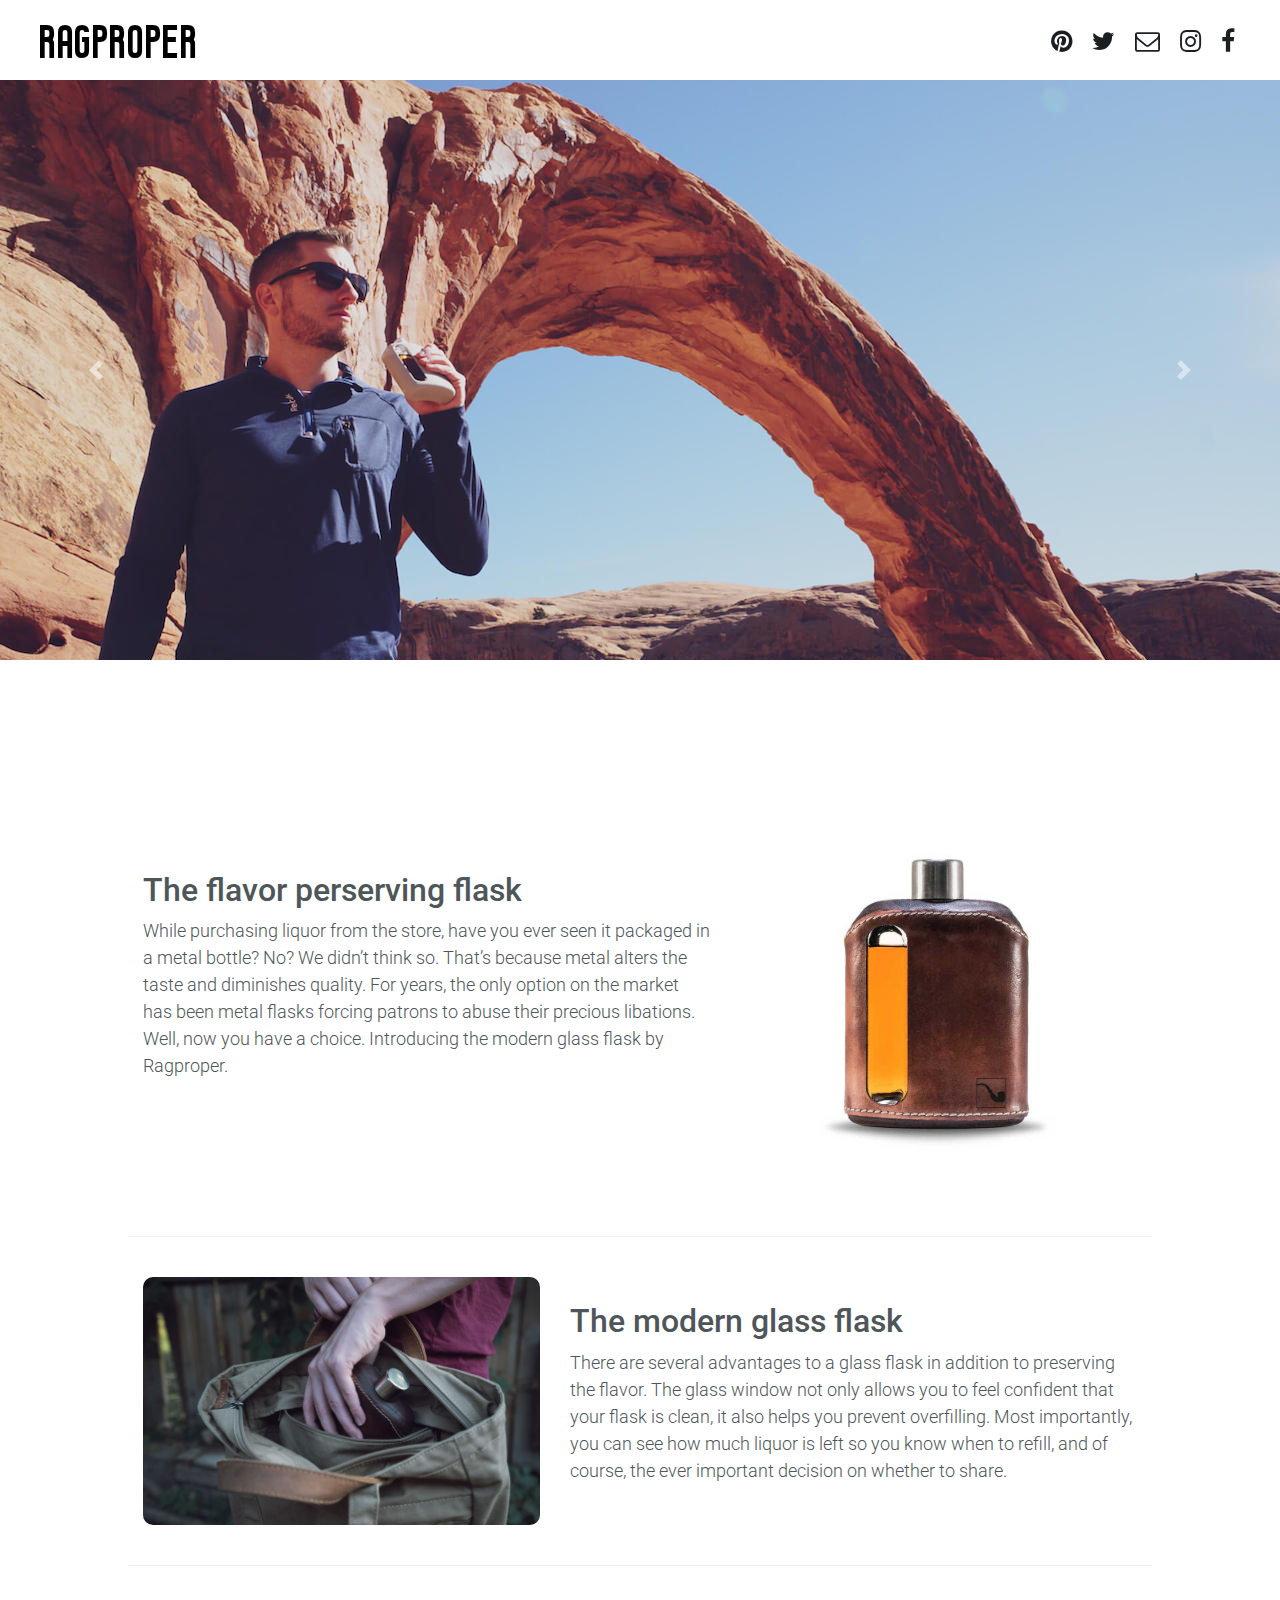
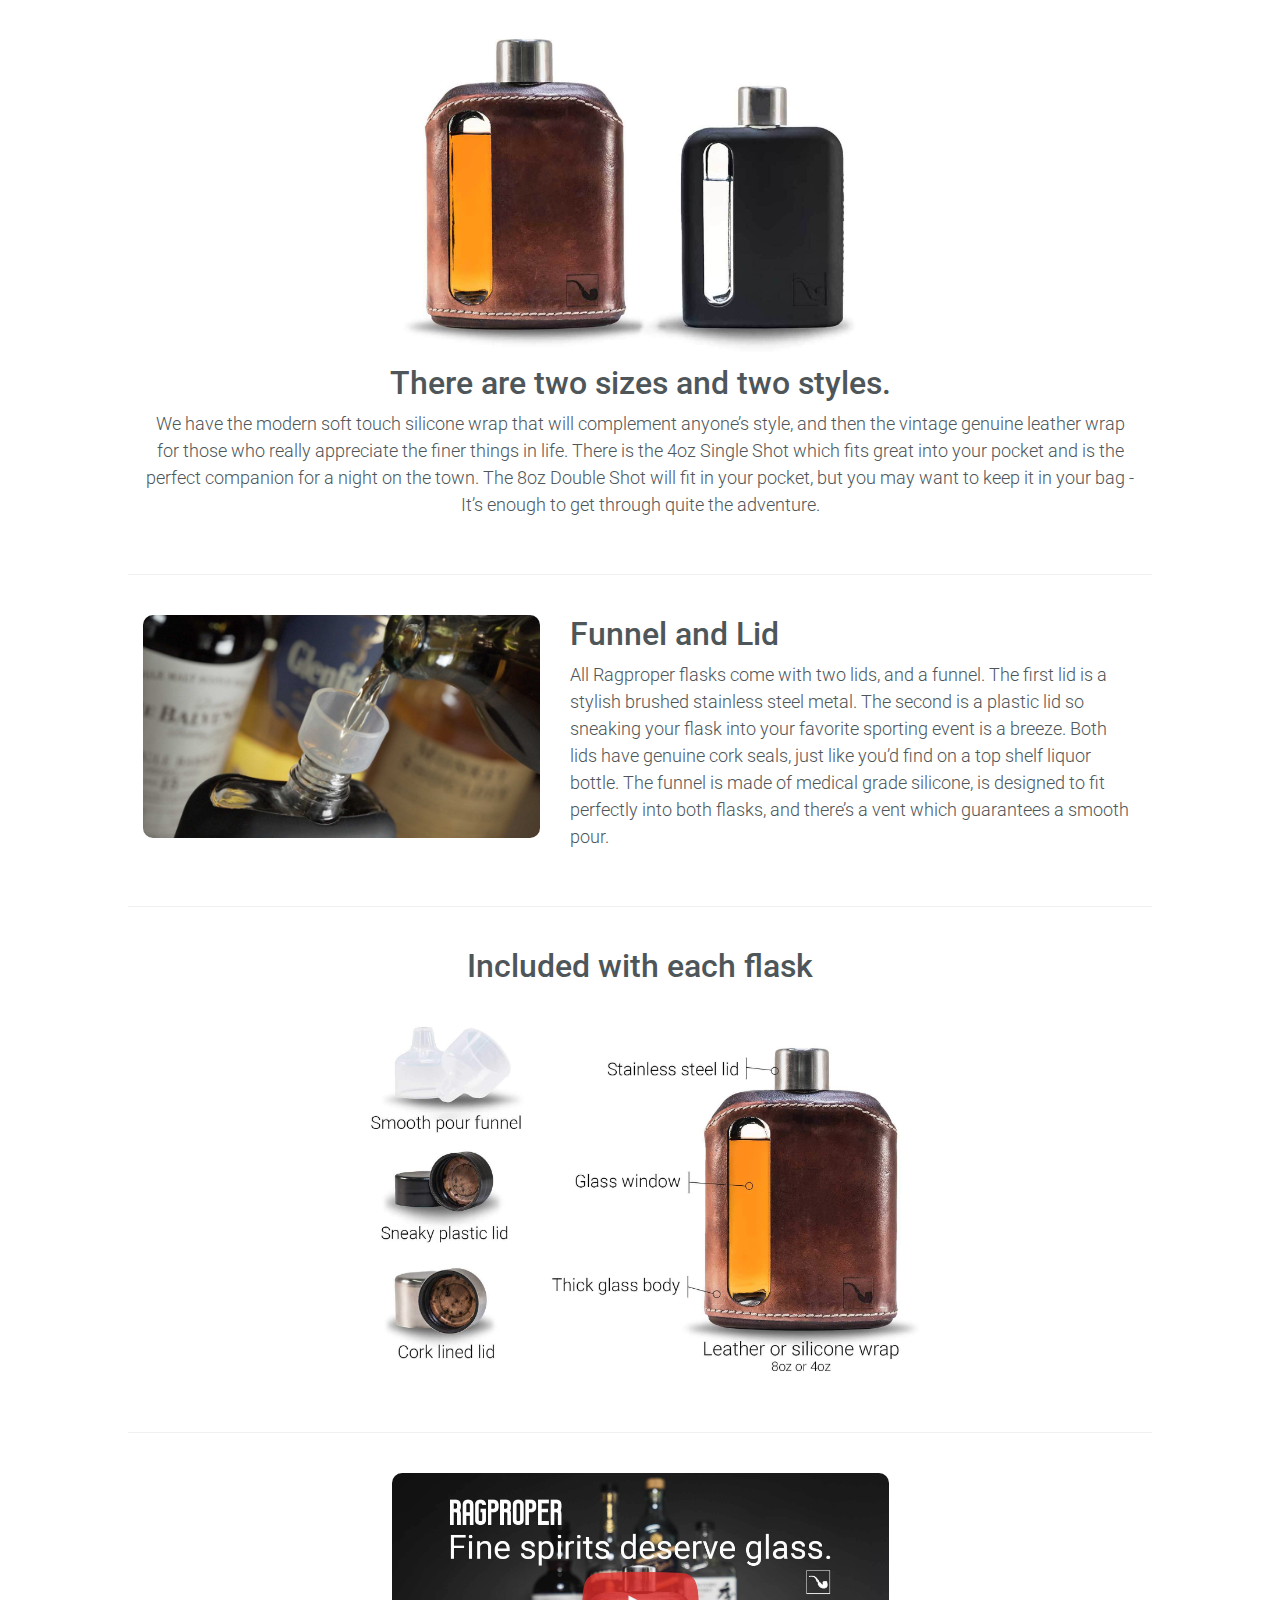
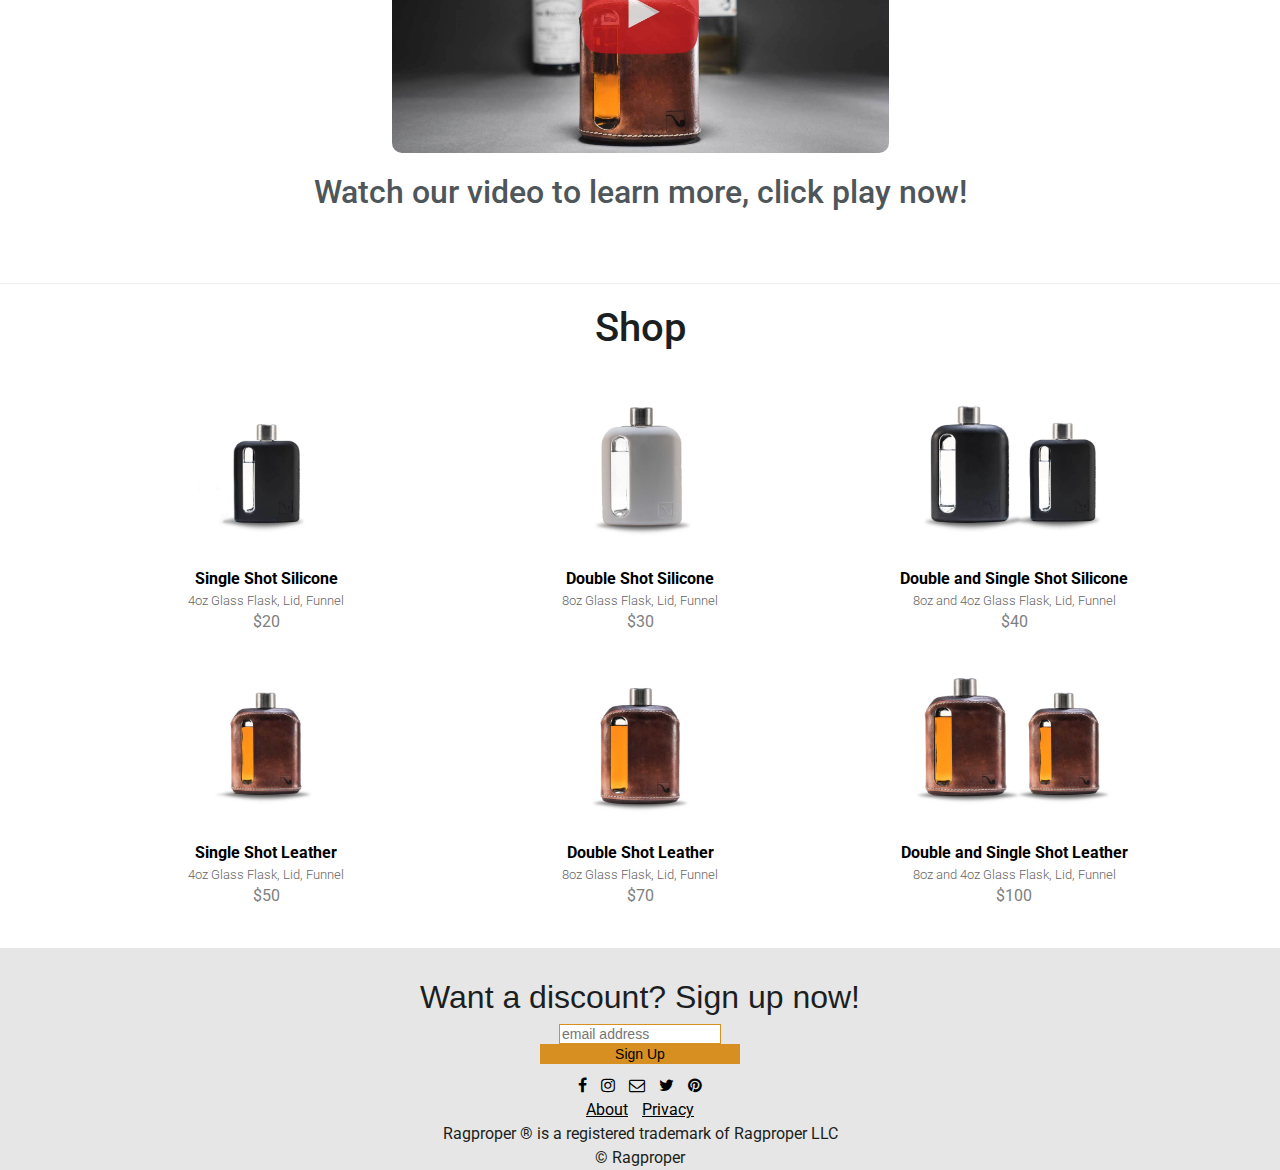
<file: index.html>
<!doctype html>
<html lang="en">
  <head>
    <!-- Required meta tags -->
    <meta charset="utf-8">
    <meta name="viewport" content="width=device-width, initial-scale=1, shrink-to-fit=no">
    <meta name="description" content="Modern glass flasks by Ragproper. Quality glass container for quality liqours.">
    <meta name="copywright" content="Ragproper is a registered trademark of Ragproper Inc.">
    <meta name="keywords" content="Flasks, glass flask, Glass flasks, Ragproper, libations, liqour, container, whiskey, bourbon, vodka, spirits, Rag proper, ragproper, glass container, glass liqour flask, flask with leather case, vintage leather">
    <link rel="icon" type="image/png" sizes="32x32" href="images/favicon-32x32.png">
    <!-- Bootstrap CSS -->
    <link rel="stylesheet" href="css/bootstrap-4.0.0-dist/css/bootstrap.min.css" integrity="sha384-Gn5384xqQ1aoWXA+058RXPxPg6fy4IWvTNh0E263XmFcJlSAwiGgFAW/dAiS6JXm" crossorigin="anonymous">
    <link rel="stylesheet" href="https://maxcdn.bootstrapcdn.com/font-awesome/4.7.0/css/font-awesome.min.css">
    <link href="//cdn-images.mailchimp.com/embedcode/classic-10_7.css" rel="stylesheet" type="text/css">

    <!-- Mail chimp CSS -->
    <style type="text/css">
      #mc_embed_signup{background:#e6e6e6; clear:left; font:14px Helvetica,Arial,sans-serif; margin-top: 30px;}
      /* Add your own Mailchimp form style overrides in your site stylesheet or in this style block.
         We recommend moving this block and the preceding CSS link to the HEAD of your HTML file. */
    </style>
    <!-- end mail chimp -->

    <link rel="stylesheet" href="css/style.css">
    <link rel="stylesheet" href="/css/form-style-1.css">
    <!-- lucky orange script -->
    <script>
      window.__lo_site_id = 128318;

	       (function() {
		         var wa = document.createElement('script'); wa.type = 'text/javascript'; wa.async = true;
		           wa.src = 'https://d10lpsik1i8c69.cloudfront.net/w.js';
		             var s = document.getElementsByTagName('script')[0]; s.parentNode.insertBefore(wa, s);
	        })();
	</script>
    <!-- end lucky orange -->
    <title>Ragproper</title>


    <!-- Facebook Pixel Code -->
    <script>
    !function(f,b,e,v,n,t,s)
    {if(f.fbq)return;n=f.fbq=function(){n.callMethod?
    n.callMethod.apply(n,arguments):n.queue.push(arguments)};
    if(!f._fbq)f._fbq=n;n.push=n;n.loaded=!0;n.version='2.0';
    n.queue=[];t=b.createElement(e);t.async=!0;
    t.src=v;s=b.getElementsByTagName(e)[0];
    s.parentNode.insertBefore(t,s)}(window,document,'script',
    'https://connect.facebook.net/en_US/fbevents.js');
     fbq('init', '333932677360575');
    fbq('track', 'PageView');
    </script>
    <noscript>
     <img height="1" width="1"
    src="https://www.facebook.com/tr?id=333932677360575&ev=PageView
    &noscript=1"/>
    </noscript>
    <!-- End Facebook Pixel Code -->


  </head>
  <body>

    <div class="container-fluid">

      <!-- Modal -->
      <div class="modal fade bd-example-modal-lg" id="myModal" tabindex="-1" role="dialog" aria-labelledby="myLargeModalLabel" aria-hidden="true">
        <div class="modal-dialog modal-lg">
          <div class="modal-content" id="video">
            <!-- <iframe width="800" height="450" src="https://www.youtube.com/embed/do1encCa5TU?rel=0" frameborder="0" allow="autoplay; encrypted-media" allowfullscreen></iframe> -->
            <div class='embed-container'><iframe src="https://www.youtube.com/embed/5tNlmqBFMGo" frameborder='0' allowfullscreen></iframe></div>
          </div>
        </div>
      </div>
      <!--end Modal -->

      <div class="row navigation">
        <div class="col-6 header">
          <div class="header-title">
            <h1><a href="#">Ragproper</a></h1>
          </div>
        </div>
        <div class="col-6 social-media">
          <ul>
            <li class="shot-links"><a href="https://www.facebook.com/RagproperFlasks/" target="_blank"><i class="fa fa-1x fa-facebook" aria-hidden="true"></i></a></li>
            <li class="shot-links"><a href="https://www.instagram.com/ragproperflasks" target="_blank"><i class="fa fa-1x fa-instagram" aria-hidden="true"></i></a></li>
            <li class="shot-links"><a href="mailto:info@ragproper.com"><i class="fa fa-1x fa-envelope-o" aria-hidden="true"></i></a></li>
            <li class="shot-links"><a href="https://twitter.com/RagproperFlasks" target="_blank"><i class="fa fa-twitter" aria-hidden="true"></i></a></li>
            <li class="shot-links"><a href="https://www.pinterest.com/ragproperflasks" target="_blank"><i class="fa fa-pinterest" aria-hidden="true"></i></a></li>
          </ul>
        </div>
      </div>


      <div id="carouselslides" class="carousel slide" data-ride="carousel">

        <div class="carousel-inner">
          <div class="carousel-item active">
            <img class="d-block w-100" src="images/redrock3.jpg" alt="Lifestyle Ragproper slide">
          </div>
          <div class="carousel-item">
            <img class="d-block w-100" src="images/ragproper-header-2-v2.jpg" alt="Lifestyle Ragproper slide">
          </div>
          <div class="carousel-item">
            <img class="d-block w-100" src="images/ragproper-header-3.jpg" alt="Lifestyle Ragproper slide">
          </div>
          <div class="carousel-item">
            <img class="d-block w-100" src="images/redrock1.jpg" alt="Lifestyle Ragproper slide">
          </div>
          <div class="carousel-item">
            <img class="d-block w-100" src="images/ragproper-header-5.jpg" alt="Lifestyle Ragproper slide">
          </div>
          <div class="carousel-item">
            <img class="d-block w-100" src="images/ragproper-header-7-v2.jpg" alt="Lifestyle Ragproper slide">
          </div>
          <div class="carousel-item">
            <img class="d-block w-100" src="images/ragproper-header-8-v2.jpg" alt="Lifestyle Ragproper slide">
          </div>
          <div class="carousel-item">
            <img class="d-block w-100" src="images/ragproper-header-desert2.jpg" alt="Lifestyle Ragproper slide">
          </div>

        </div>
        <a class="carousel-control-prev" href="#carouselslides" role="button" data-slide="prev">
    <span class="carousel-control-prev-icon" aria-hidden="true"></span>
    <span class="sr-only">Previous</span>
  </a>
  <a class="carousel-control-next" href="#carouselslides" role="button" data-slide="next">
    <span class="carousel-control-next-icon" aria-hidden="true"></span>
    <span class="sr-only">Next</span>
  </a>
      </div>

<!-- Product Info Side by side descriptions -->

      <div class="row featurette product-info" id="fist-info">
        <div class="col-md-7 featurette-descriptions">
          <h2 class="featurette-heading">The flavor perserving flask <span class="text-muted"></span></h2>
          <p>While purchasing liquor from the store, have you ever seen it packaged in a metal bottle?  No? We didn’t think so. That’s because metal alters the taste and diminishes quality. For years, the only option on the market has been metal flasks forcing patrons to abuse their precious libations. Well, now you have a choice. Introducing the modern glass flask by Ragproper.</p>
        </div>
        <div class="col-md-5">
          <img class="featurette-image img-fluid mx-auto" src="images/ragproper-leather-flask.jpg" alt="Modern Glass Ragproper Leather Flask">
        </div>
      </div>

          <div class="row featurette product-info">
          <div class="col-md-7 order-md-2 featurette-descriptions">
            <div class="">
              <h2 class="featurette-heading">The modern glass flask<span class="text-muted"></span></h2>
              <p>There are several advantages to a glass flask in addition to preserving the flavor.  The glass window not only allows you to feel confident that your flask is clean, it also helps you prevent overfilling. Most importantly, you can see how much liquor is left so you know when to refill, and of course, the ever important decision on whether to share.</p>
            </div>
            </div>
          <div class="col-md-5 order-md-1">
            <img class="featurette-image img-fluid mx-auto" src="images/lifestyle-01.jpg" alt="Flavor perserving Ragproper silicone flask">
          </div>
        </div>



        <!-- <div class="row featurette product-info">
         <div class="col-md-7 featurette-descriptions">
           <h2 class="featurette-heading">There are two sizes. <span class="text-muted">The 4oz single shot, and 8oz double shot.</span></h2>
           <p>The single shot   </p>
         </div>
         <div class="col-md-5">
           <img class="featurette-image img-fluid mx-auto" src="images/bothflasksgray.jpg" alt="Single and Double Shot Glass Flask in Gray Silicone">
         </div>
       </div> -->

      <div class="row featurette product-info center-feature">
       <div class="col-md-12 order-md-2 featurette-descriptions">
         <h2 class="featurette-heading">There are two sizes and two styles. <span class="text-muted"></span></h2>
         <p>We have the modern soft touch silicone wrap that will complement anyone’s style, and then the vintage genuine leather wrap for those who really appreciate the finer things in life. There is the 4oz Single Shot which fits great into your pocket and is the perfect companion for a night on the town. The 8oz Double Shot will fit in your pocket, but you may want to keep it in your bag - It’s enough to get through quite the adventure.</p>
       </div>
       <div class="col-md-12 order-md-1">
         <div class="featurette-double-images">
           <img class="featurette-image img-fluid mx-auto double-img"  src="images/ragproper-mixed-flasks-web-v2.jpg" alt="Ragproper Vintage Leather Glass Flask Style">

         </div>

       </div>
     </div>

     <div class="row featurette product-info">
     <div class="col-md-7 order-md-2 featurette-descriptions">
       <div class="">
         <h2 class="featurette-heading">Funnel and Lid <span class="text-muted"></span></h2>
         <p>All Ragproper flasks come with two lids, and a funnel.  The first lid is a stylish brushed stainless steel metal. The second is a plastic lid so sneaking your flask into your favorite sporting event is a breeze. Both lids have genuine cork seals, just like you’d find on a top shelf liquor bottle.  The funnel is made of medical grade silicone, is designed to fit perfectly into both flasks, and there’s a vent which guarantees a smooth pour.</p>
       </div>
       </div>
     <div class="col-md-5 order-md-1">
       <img class="featurette-image img-fluid mx-auto" src="images/ragproper-funnel-in-action.jpg" alt="ragproper smooth pour funnel">
     </div>
   </div>

     <div class="row featurette product-info center-feature">
       <div class="col-md-12 order-md-2 featurette-descriptions">

       </div>
       <div class="col-md-12 order-md-1">
         <div class="featurette-double-images">
           <h2 class="featurette-heading">Included with each flask<span class="text-muted"></span></h2>
           <img class="featurette-image img-fluid mx-auto double-img" src="images/ragproper-info-graphic.jpg" alt="Ragproper Flask Info Graphic">

         </div>

       </div>
    </div>

    <div class="row featurette product-info center-feature" id="play-now">
      <div class="col-md-12 order-md-2 featurette-descriptions">
        <h2 class="featurette-heading">Watch our video to learn more, click play now!</h2>
      </div>
      <div class="col-md-12 order-md-1">
        <div class="featurette-double-images">
          <a href="" data-toggle="modal"  data-target=".bd-example-modal-lg"><img id="play-video"src="images/kickstarter-video.jpg"></i></a>


        </div>

      </div>
   </div>


      <br>

        <!-- <div class="content-seperator">


        </div> -->
      <div class="section-two">
      <div class="row">
        <div class="col-12 product-heading">
          <h1>Shop</h1>
        </div>
      </div>



      <div class="row products">
          <div class="col-md-12">
            <div class="flasks">
              <div class="row">
                <div class="col-md prod-img"><a href="products/singleshotsilicone" class="cart-button"><img src="images/ragproper-black-small-flask-web.jpg" alt="ragproper silicone glass flask"><p class='product-title'>Single Shot Silicone</p><p>4oz Glass Flask, Lid, Funnel</p><b>$20</b></a></div>
                <div class="col-md prod-img"><a href="products/doubleshotsilicone" class="cart-button"><img src="images/ragproper-grey-flask-web.jpg" alt="ragproper silicone glass flask"> <p class='product-title'>Double Shot Silicone</p><p>8oz Glass Flask, Lid, Funnel</p><b>$30</b></a></div>
                <div class="col-md prod-img"><a href="products/combosilicone" class="cart-button"><img src="images/ragproper-black-flasks-web-v2.jpg" alt="ragproper silicone glass flasks"><p class='product-title'>Double and Single Shot Silicone</p><p>8oz and 4oz Glass Flask, Lid, Funnel</p><b>$40</b></a></div>
                <div class="w-100"></div>
                <div class="col-md prod-img"><a href="products/singleshotleather" class="cart-button"><img src="images/ragproper-small-leather-flask-web.jpg" alt="ragproper leather glass flask"><p class='product-title'>Single Shot Leather</p><p>4oz Glass Flask, Lid, Funnel</p><b>$50</b></a></div>
                <div class="col-md prod-img"><a href="products/doubleshotleather" class="cart-button"><img src="images/ragproper-leather-flask-web.jpg" alt="ragproper leather glass flask"><p class='product-title'>Double Shot Leather</p><p>8oz Glass Flask, Lid, Funnel</p><b>$70</b></a></div>
                <div class="col-md prod-img"><a href="products/comboleather" class="cart-button"><img src="images/ragproper-leather-flasks-web.jpg" alt="ragproper leather glass flasks"><p class='product-title'>Double and Single Shot Leather</p><p>8oz and 4oz Glass Flask, Lid, Funnel</p><b>$100</b></a></div>
              </div>
            </div>
          </div>
          <!-- <div class="col-4">

          </div> -->

      </div>
      </div>


      <div class="row footer">

        <div class="col-md-12">
          <div class="form-container">

            <!-- Begin Mailchimp Signup Form -->

            <div id="mc_embed_signup">
            <form action="https://ragproper.us18.list-manage.com/subscribe/post?u=8bd4038863f6b5d6adf96a875&amp;id=8b91f1c3ff" method="post" id="mc-embedded-subscribe-form" name="mc-embedded-subscribe-form" class="validate" target="_blank" novalidate>
                <div id="mc_embed_signup_scroll">
            	     <h2>Want a discount? Sign up now!</h2>
                   <div class="mc-field-group">

            	        <input type="email" value="" placeholder="email address" name="EMAIL" class="required email" id="mce-EMAIL" required>
                    </div>
            	         <!-- real people should not fill this in and expect good things - do not remove this or risk form bot signups-->
                    <div style="position: absolute; left: -5000px;" aria-hidden="true"><input type="text" name="b_8bd4038863f6b5d6adf96a875_8b91f1c3ff" tabindex="-1" value=""></div>
                    <div class="clear"><input type="submit" value="Sign Up" name="subscribe" id="mc-embedded-subscribe" class="button"></div>
                </div>
            </form>
            </div>
            <!-- <script  src='//s3.amazonaws.com/downloads.mailchimp.com/js/mc-validate.js'></script><script>(function($) {window.fnames = new Array(); window.ftypes = new Array();fnames[0]='EMAIL';ftypes[0]='email';}(jQuery));var $mcj = jQuery.noConflict(true);</script> -->
            <!--End mc_embed_signup-->

              <div class="footer-social">
                <ul>
                  <li class="social"><a href="https://www.facebook.com/RagproperFlasks/" target="_blank"><i class="fa fa-1x fa-facebook" aria-hidden="true"></i></a></li>
                  <li class="social"><a href="https://www.instagram.com/ragproperflasks" target="_blank"><i class="fa fa-1x fa-instagram" aria-hidden="true"></i></a></li>
                  <li class="social"><a href="mailto:info@ragproper.com"><i class="fa fa-1x fa-envelope-o" aria-hidden="true"></i></a></li>
                  <li class="social"><a href="https://twitter.com/RagproperFlasks" target="_blank"><i class="fa fa-twitter" aria-hidden="true"></i></a></li>
                  <li class="social"><a href="https://www.pinterest.com/ragproperflasks" target="_blank"><i class="fa fa-pinterest" aria-hidden="true"></i></a></li>
                </ul>
                <ul class="footer-links">
                  <li><a href="about">About</a></li>
                  <li><a href="privacy">Privacy</a></li>
                </ul>
                <ul id="trademark">
                  <li>Ragproper &reg; is a registered trademark of Ragproper LLC </li>
                  <!-- input copywright 2018 -->
                  <li>&copy; Ragproper</li>
                </ul>
              </div>
          </div>

        </div>
      </div>

    </div>




    <!-- jQuery and Bootstrap JS -->
    <script src="https://code.jquery.com/jquery-3.2.1.slim.min.js" integrity="sha384-KJ3o2DKtIkvYIK3UENzmM7KCkRr/rE9/Qpg6aAZGJwFDMVNA/GpGFF93hXpG5KkN" crossorigin="anonymous"></script>
    <script src="https://cdnjs.cloudflare.com/ajax/libs/popper.js/1.12.9/umd/popper.min.js" integrity="sha384-ApNbgh9B+Y1QKtv3Rn7W3mgPxhU9K/ScQsAP7hUibX39j7fakFPskvXusvfa0b4Q" crossorigin="anonymous"></script>
    <script src="js/bootstrap/js/bootstrap.min.js" integrity="sha384-JZR6Spejh4U02d8jOt6vLEHfe/JQGiRRSQQxSfFWpi1MquVdAyjUar5+76PVCmYl" crossorigin="anonymous"></script>
    <script  src="//downloads.mailchimp.com/js/signup-forms/popup/embed.js" data-dojo-config="usePlainJson: true, isDebug: false"></script>
    <!-- Global site tag (gtag.js) - Google Analytics -->
    <script async src="https://www.googletagmanager.com/gtag/js?id=UA-127398475-1"></script>
    <script>
      window.dataLayer = window.dataLayer || [];
      function gtag(){dataLayer.push(arguments);}
      gtag('js', new Date());

      gtag('config', 'UA-127398475-1');
    </script>
    <!--end google analytics -->

    <script src="js/main.js"></script>
  </body>
</html>
</file>
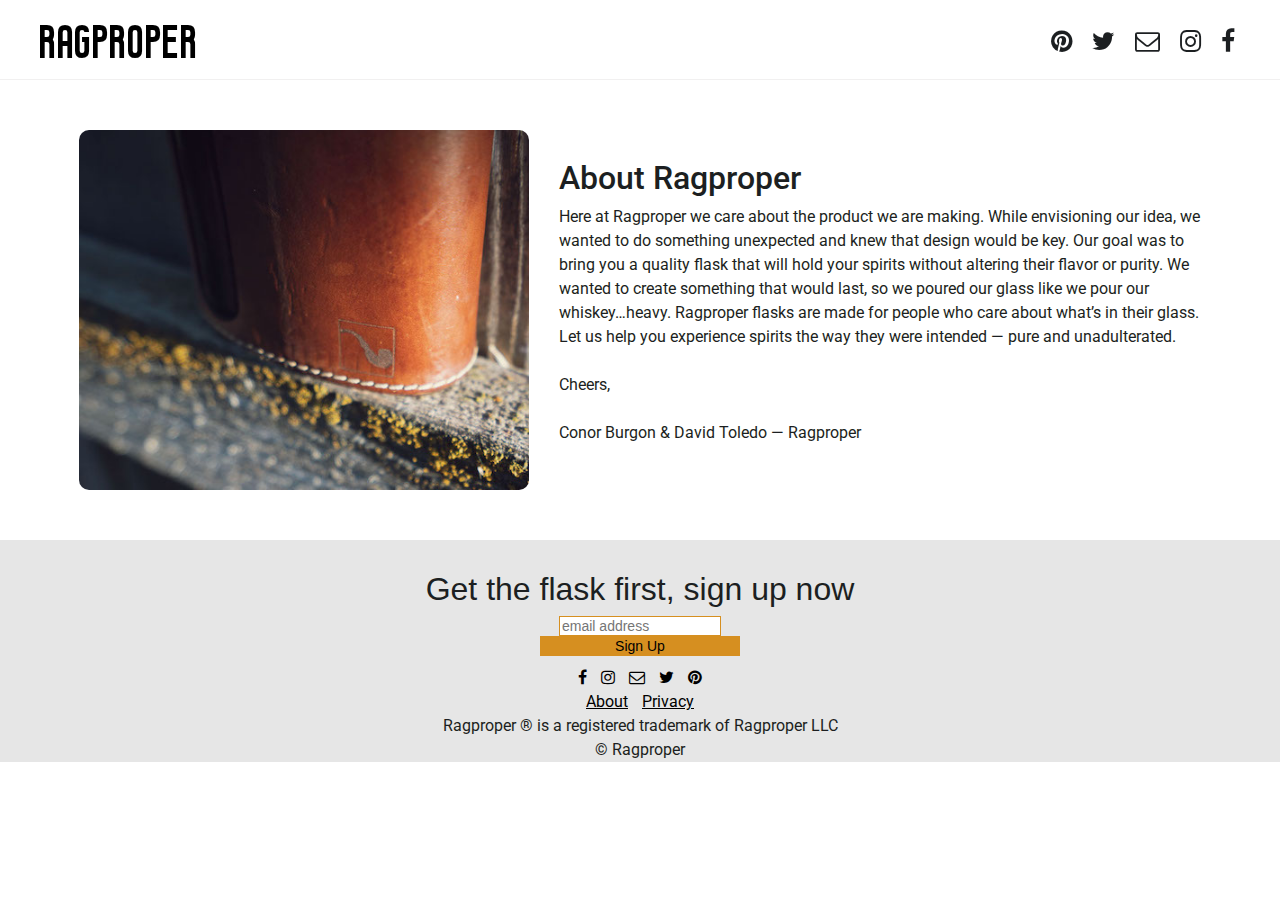
<file: about.html>
<!doctype html>
<html lang="en">
<head>
  <!-- Required meta tags -->
  <meta charset="utf-8">
  <meta name="viewport" content="width=device-width, initial-scale=1, shrink-to-fit=no">
  <meta name="description" content="Modern glass flasks by Ragproper. Quality glass container for quality liqours.">
  <meta name="copywright" content="Ragproper is a registered trademark of Ragproper Inc.">
  <meta name="keywords" content="Flasks, glass flask, Glass flasks, Ragproper, libations, liqour, container, whiskey, bourbon, vodka, spirits, Rag proper, ragproper, glass container, glass liqour flask, flask with leather case, vintage leather">
  <link rel="icon" type="image/png" sizes="32x32" href="images/favicon-32x32.png">
  <!-- Bootstrap CSS -->
  <link rel="stylesheet" href="css/bootstrap-4.0.0-dist/css/bootstrap.min.css" integrity="sha384-Gn5384xqQ1aoWXA+058RXPxPg6fy4IWvTNh0E263XmFcJlSAwiGgFAW/dAiS6JXm" crossorigin="anonymous">
  <link rel="stylesheet" href="https://maxcdn.bootstrapcdn.com/font-awesome/4.7.0/css/font-awesome.min.css">
  <link href="//cdn-images.mailchimp.com/embedcode/classic-10_7.css" rel="stylesheet" type="text/css">
  <!-- lucky orange script -->
  <script type='text/javascript'>
    window.__lo_site_id = 128318;

      (function() {
        var wa = document.createElement('script'); wa.type = 'text/javascript'; wa.async = true;
        wa.src = 'https://d10lpsik1i8c69.cloudfront.net/w.js';
        var s = document.getElementsByTagName('script')[0]; s.parentNode.insertBefore(wa, s);
        })();
    </script>
  <!-- end lucky orange -->
  <!-- Mail chimp CSS -->
  <style type="text/css">
    #mc_embed_signup{background:#e6e6e6; clear:left; font:14px Helvetica,Arial,sans-serif; margin-top: 30px;}
    /* Add your own Mailchimp form style overrides in your site stylesheet or in this style block.
       We recommend moving this block and the preceding CSS link to the HEAD of your HTML file. */
  </style>
  <!-- end mail chimp -->
  <link rel="stylesheet" href="css/style.css">
  <link rel="stylesheet" href="/css/form-style-1.css">
  <title>Ragproper</title>


  <!-- Facebook Pixel Code -->
  <script>
  !function(f,b,e,v,n,t,s)
  {if(f.fbq)return;n=f.fbq=function(){n.callMethod?
  n.callMethod.apply(n,arguments):n.queue.push(arguments)};
  if(!f._fbq)f._fbq=n;n.push=n;n.loaded=!0;n.version='2.0';
  n.queue=[];t=b.createElement(e);t.async=!0;
  t.src=v;s=b.getElementsByTagName(e)[0];
  s.parentNode.insertBefore(t,s)}(window,document,'script',
  'https://connect.facebook.net/en_US/fbevents.js');
   fbq('init', '333932677360575');
  fbq('track', 'PageView');
  </script>
  <noscript>
   <img height="1" width="1"
  src="https://www.facebook.com/tr?id=333932677360575&ev=PageView
  &noscript=1"/>
  </noscript>
  <!-- End Facebook Pixel Code -->


</head>
  <body>

    <div class="container-fluid">


      <div class="row navigation">
        <div class="col-6 header">
          <div class="header-title">
            <h1><a href="/">Ragproper</a></h1>
          </div>
        </div>
        <div class="col-6 social-media">
          <ul>
            <li id="facebook" class="shot-links"><a href="https://www.facebook.com/RagproperFlasks/" target="_blank"><i class="fa fa-1x fa-facebook" aria-hidden="true"></i></a></li>
            <li id="instagram" class="shot-links"><a href="https://www.instagram.com/ragproperflasks" target="_blank"><i class="fa fa-1x fa-instagram" aria-hidden="true"></i></a></li>
            <li id="email" class="shot-links"><a href="mailto:info@ragproper.com"><i class="fa fa-1x fa-envelope-o" aria-hidden="true"></i></i></a></li>
            <li id="twitter" class="shot-links"><a href="https://twitter.com/RagproperFlasks" target="_blank"><i class="fa fa-twitter" aria-hidden="true"></i></a></li>
            <li id="pinterest" class="shot-links"><a href="https://www.pinterest.com/ragproperflasks" target="_blank"><i class="fa fa-pinterest" aria-hidden="true"></i></a></li>
          </ul>
        </div>
      </div>
      <div class="content-seperator">

      </div>
      <div class="about-container">
        <div class="">

        </div>
        <div class="row featurette about-info">
        <div class="col-md-7 order-md-2 featurette-descriptions" id="about">
          <div class="">
            <h2 class="featurette-heading">About Ragproper<span class="text-muted"></span></h2>
            <p>Here at Ragproper we care about the product we are making. While envisioning our idea, we wanted to do something unexpected and knew that design would be key. Our goal was to bring you a quality flask that will hold your spirits without altering their flavor or purity. We wanted to create something that would last, so we poured our glass like we pour our whiskey…heavy. Ragproper flasks are made for people who care about what’s in their glass. Let us help you experience spirits the way they were intended — pure and unadulterated.
              <br>
              <br>
              Cheers,
              <br>
              <br>Conor Burgon & David Toledo —
                Ragproper </p>
            </div>
          </div>
        <div class="col-md-5 order-md-1">
          <img class="featurette-image img-fluid mx-auto" src="images/lifestyle-web-02.jpg" alt="Flavor perserving Ragproper silicone flask">
        </div>
      </div>
      </div>


      <div class="row footer">

        <div class="col-md-12">
          <div class="form-container">

            <!-- Begin Mailchimp Signup Form -->

            <div id="mc_embed_signup">
            <form action="https://ragproper.us18.list-manage.com/subscribe/post?u=8bd4038863f6b5d6adf96a875&amp;id=8b91f1c3ff" method="post" id="mc-embedded-subscribe-form" name="mc-embedded-subscribe-form" class="validate" target="_blank" novalidate>
                <div id="mc_embed_signup_scroll">
            	<h2>Get the flask first, sign up now</h2>
            <div class="mc-field-group">

            	<input type="email" value="" placeholder="email address" name="EMAIL" class="required email" id="mce-EMAIL">
            </div>
            	<div id="mce-responses" class="clear">
            		<div class="response" id="mce-error-response" style="display:none"></div>
            		<div class="response" id="mce-success-response" style="display:none"></div>
            	</div>    <!-- real people should not fill this in and expect good things - do not remove this or risk form bot signups-->
                <div style="position: absolute; left: -5000px;" aria-hidden="true"><input type="text" name="b_8bd4038863f6b5d6adf96a875_8b91f1c3ff" tabindex="-1" value=""></div>
                <div class="clear"><input type="submit" value="Sign Up" name="subscribe" id="mc-embedded-subscribe" class="button"></div>
                </div>
            </form>
            </div>
            <script type='text/javascript' src='//s3.amazonaws.com/downloads.mailchimp.com/js/mc-validate.js'></script><script type='text/javascript'>(function($) {window.fnames = new Array(); window.ftypes = new Array();fnames[0]='EMAIL';ftypes[0]='email';}(jQuery));var $mcj = jQuery.noConflict(true);</script>
            <!--End mc_embed_signup-->

              <div class="footer-social">
                <ul>
                  <li id="facebook" class="social"><a href="https://www.facebook.com/RagproperFlasks/" target="_blank"><i class="fa fa-1x fa-facebook" aria-hidden="true"></i></a></li>
                  <li id="instagram" class="social"><a href="https://www.instagram.com/ragproperflasks" target="_blank"><i class="fa fa-1x fa-instagram" aria-hidden="true"></i></a></li>
                  <li id="email" class="social"><a href="mailto:info@ragproper.com"><i class="fa fa-1x fa-envelope-o" aria-hidden="true"></i></i></a></li>
                  <li id="twitter" class="social"><a href="https://twitter.com/RagproperFlasks" target="_blank"><i class="fa fa-twitter" aria-hidden="true"></i></a></li>
                  <li id="pinterest" class="social"><a href="https://www.pinterest.com/ragproperflasks" target="_blank"><i class="fa fa-pinterest" aria-hidden="true"></i></a></li>
                </ul>
                <ul class="footer-links">
                  <li><a href="about.html">About</a></li>
                  <li><a href="privacy.html">Privacy</a></li>
                </ul>
                <ul id="trademark">
                  <li>Ragproper &reg; is a registered trademark of Ragproper LLC </li>
                  <!-- input copywright 2018 -->
                  <li>&copy; Ragproper</li>
                </ul>
              </div>
          </div>

        </div>
      </div>

    </div>




    <!-- jQuery and Bootstrap JS -->
    <script src="https://code.jquery.com/jquery-3.2.1.slim.min.js" integrity="sha384-KJ3o2DKtIkvYIK3UENzmM7KCkRr/rE9/Qpg6aAZGJwFDMVNA/GpGFF93hXpG5KkN" crossorigin="anonymous"></script>
    <script src="https://cdnjs.cloudflare.com/ajax/libs/popper.js/1.12.9/umd/popper.min.js" integrity="sha384-ApNbgh9B+Y1QKtv3Rn7W3mgPxhU9K/ScQsAP7hUibX39j7fakFPskvXusvfa0b4Q" crossorigin="anonymous"></script>
    <script src="js/bootstrap/js/bootstrap.min.js" integrity="sha384-JZR6Spejh4U02d8jOt6vLEHfe/JQGiRRSQQxSfFWpi1MquVdAyjUar5+76PVCmYl" crossorigin="anonymous"></script>
    <script  src="//downloads.mailchimp.com/js/signup-forms/popup/embed.js" data-dojo-config="usePlainJson: true, isDebug: false"></script>
    <!-- Global site tag (gtag.js) - Google Analytics -->
    <script async src="https://www.googletagmanager.com/gtag/js?id=UA-127398475-1"></script>
    <script>
      window.dataLayer = window.dataLayer || [];
      function gtag(){dataLayer.push(arguments);}
      gtag('js', new Date());

      gtag('config', 'UA-127398475-1');
    </script>
    <!--end google analytics -->
    <script src="js/main.js"></script>
  </body>
</html>
</file>
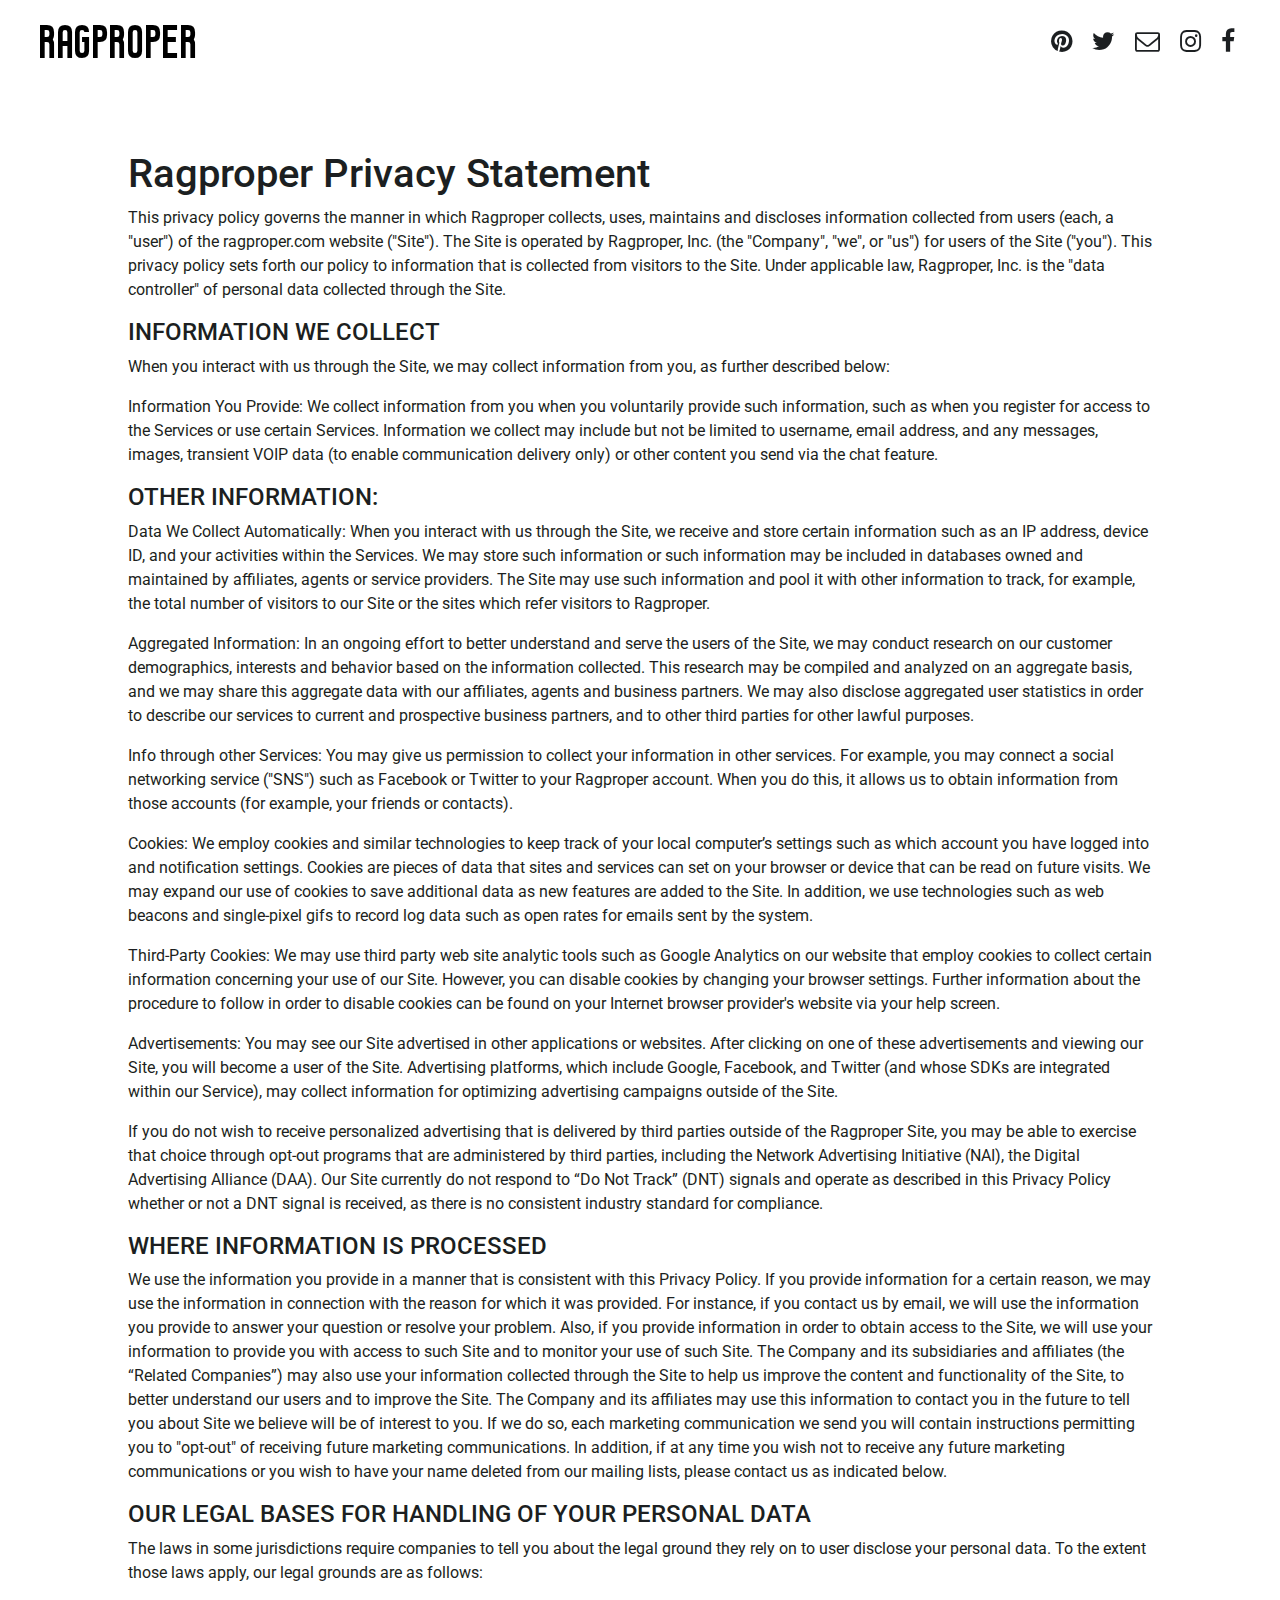
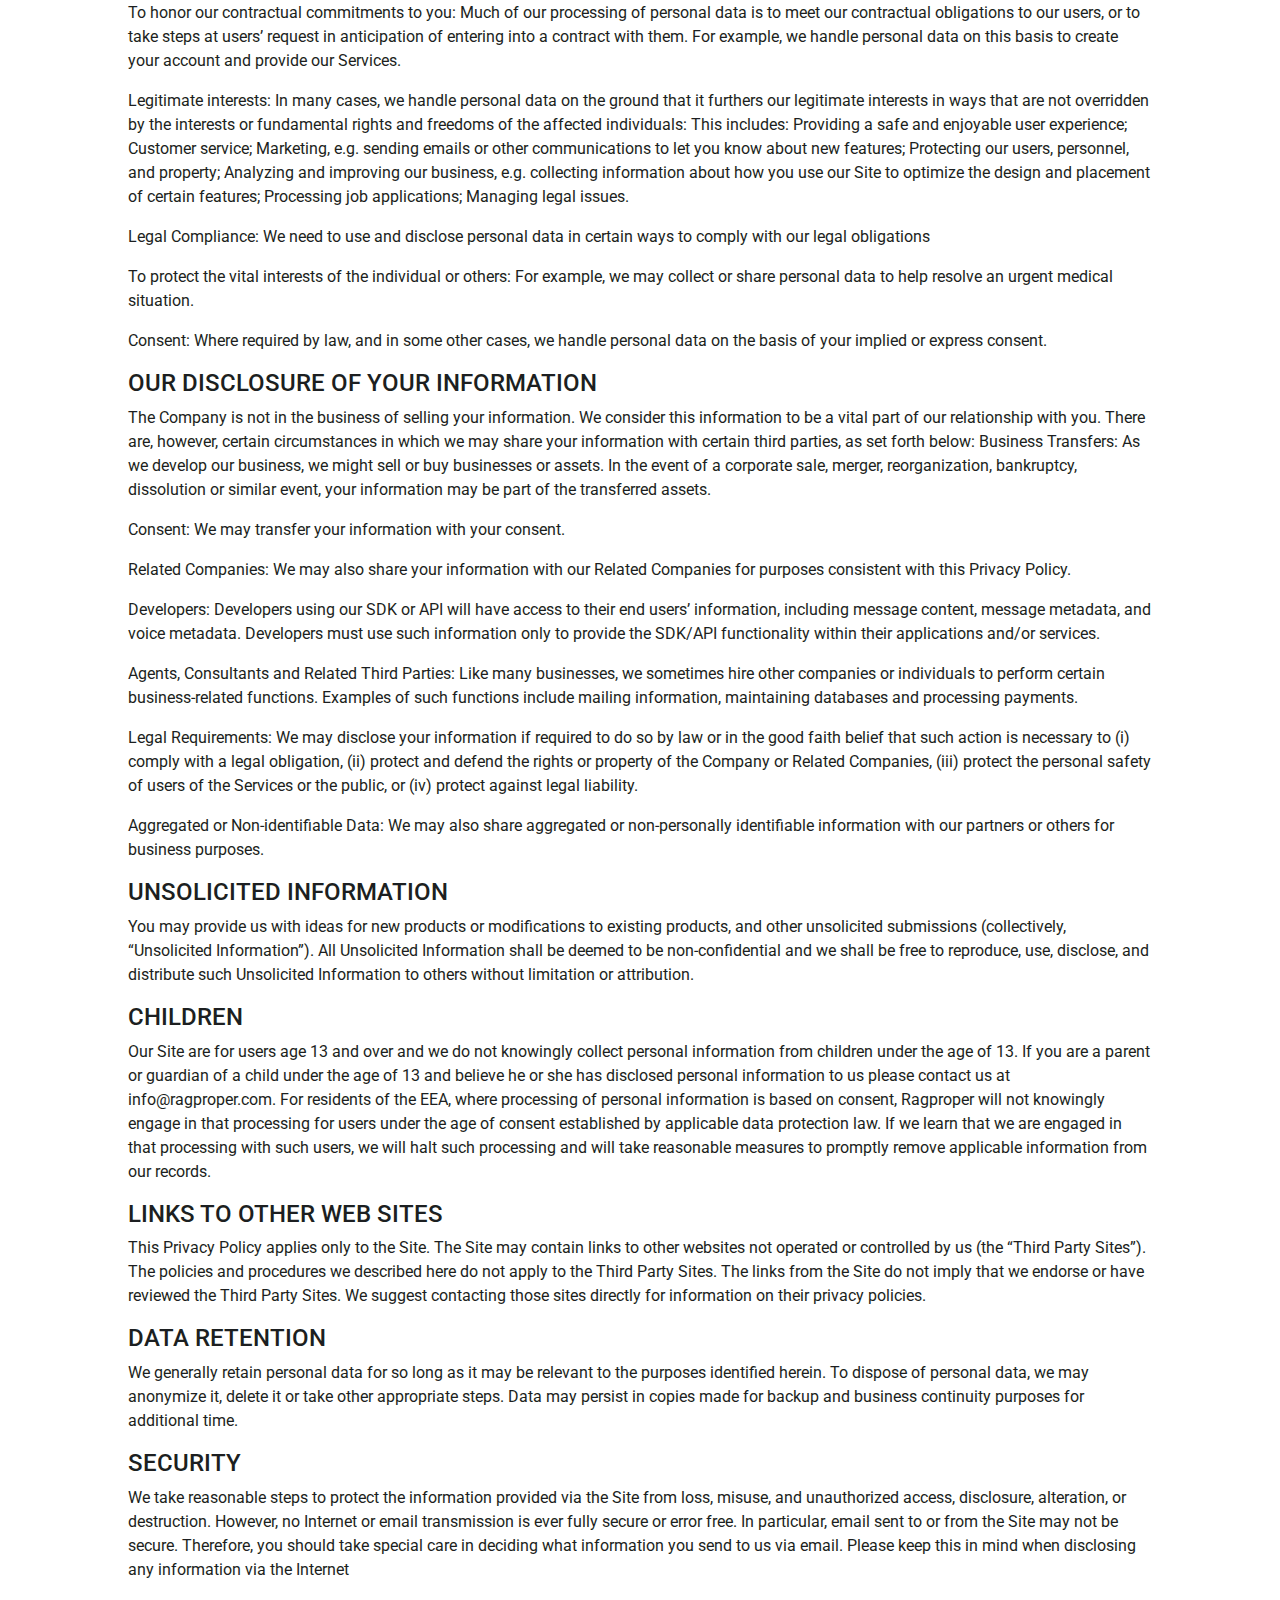
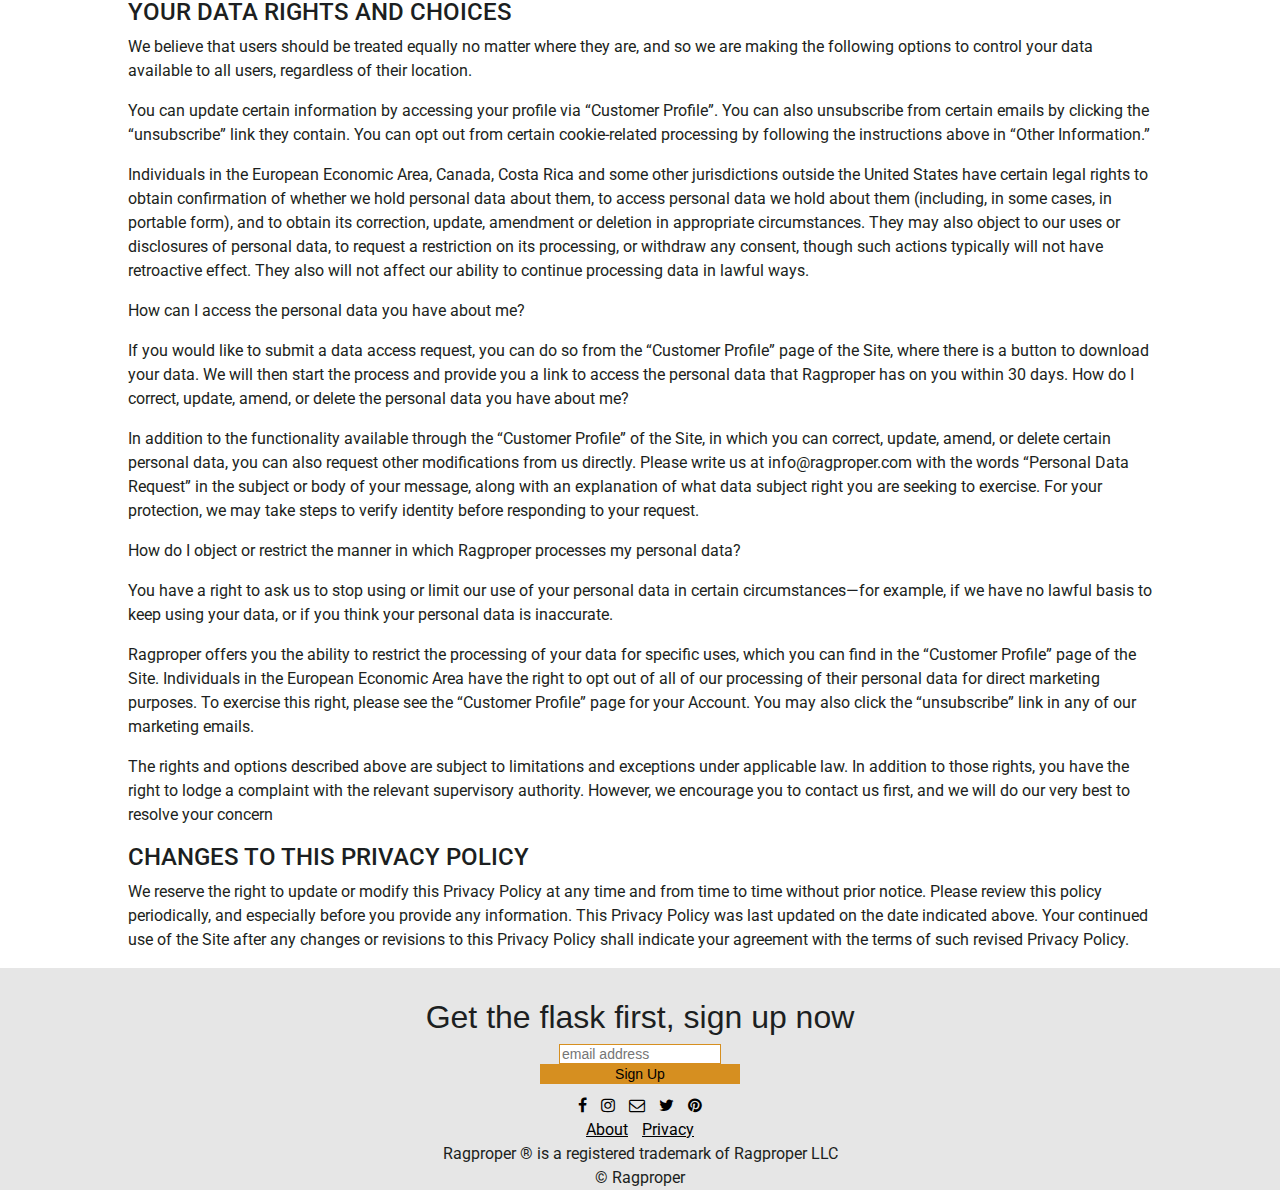
<file: privacy.html>
<!doctype html>
<html lang="en">
  <head>
    <!-- Required meta tags -->
    <meta charset="utf-8">
    <meta name="viewport" content="width=device-width, initial-scale=1, shrink-to-fit=no">
    <meta name="description" content="Modern glass flasks by Ragproper. Quality glass container for quality liqours.">
    <meta name="copywright" content="Ragproper is a registered trademark of Ragproper Inc.">
    <meta name="keywords" content="Flasks, glass flask, Glass flasks, Ragproper, libations, liqour, container, whiskey, bourbon, vodka, spirits, Rag proper, ragproper, glass container, glass liqour flask, flask with leather case, vintage leather">
    <link rel="icon" type="image/png" sizes="32x32" href="images/favicon-32x32.png">
    <!-- Bootstrap CSS -->
    <link rel="stylesheet" href="css/bootstrap-4.0.0-dist/css/bootstrap.min.css" integrity="sha384-Gn5384xqQ1aoWXA+058RXPxPg6fy4IWvTNh0E263XmFcJlSAwiGgFAW/dAiS6JXm" crossorigin="anonymous">
    <link rel="stylesheet" href="https://maxcdn.bootstrapcdn.com/font-awesome/4.7.0/css/font-awesome.min.css">
    <link href="//cdn-images.mailchimp.com/embedcode/classic-10_7.css" rel="stylesheet" type="text/css">
    <!-- lucky orange script -->
    <script type='text/javascript'>
      window.__lo_site_id = 128318;

      (function() {
        var wa = document.createElement('script'); wa.type = 'text/javascript'; wa.async = true;
        wa.src = 'https://d10lpsik1i8c69.cloudfront.net/w.js';
        var s = document.getElementsByTagName('script')[0]; s.parentNode.insertBefore(wa, s);
        })();
    </script>
    <!-- end lucky orange -->
    <!-- Mail chimp CSS -->
    <style type="text/css">
      #mc_embed_signup{background:#e6e6e6; clear:left; font:14px Helvetica,Arial,sans-serif; margin-top: 30px;}
      /* Add your own Mailchimp form style overrides in your site stylesheet or in this style block.
         We recommend moving this block and the preceding CSS link to the HEAD of your HTML file. */
    </style>
    <!-- end mail chimp -->
    <link rel="stylesheet" href="css/style.css">
    <link rel="stylesheet" href="/css/form-style-1.css">
    <title>Ragproper</title>


    <!-- Facebook Pixel Code -->
    <script>
    !function(f,b,e,v,n,t,s)
    {if(f.fbq)return;n=f.fbq=function(){n.callMethod?
    n.callMethod.apply(n,arguments):n.queue.push(arguments)};
    if(!f._fbq)f._fbq=n;n.push=n;n.loaded=!0;n.version='2.0';
    n.queue=[];t=b.createElement(e);t.async=!0;
    t.src=v;s=b.getElementsByTagName(e)[0];
    s.parentNode.insertBefore(t,s)}(window,document,'script',
    'https://connect.facebook.net/en_US/fbevents.js');
     fbq('init', '333932677360575');
    fbq('track', 'PageView');
    </script>
    <noscript>
     <img height="1" width="1"
    src="https://www.facebook.com/tr?id=333932677360575&ev=PageView
    &noscript=1"/>
    </noscript>
    <!-- End Facebook Pixel Code -->


  </head>
  <body>

    <div class="container-fluid">

      <div class="row navigation">
        <div class="col-6 header">
          <div class="header-title">
            <h1><a href="/">Ragproper</a></h1>
          </div>
        </div>
        <div class="col-6 social-media">
          <ul>
            <li id="facebook" class="shot-links"><a href="https://www.facebook.com/RagproperFlasks/" target="_blank"><i class="fa fa-1x fa-facebook" aria-hidden="true"></i></a></li>
            <li id="instagram" class="shot-links"><a href="https://www.instagram.com/ragproperflasks" target="_blank"><i class="fa fa-1x fa-instagram" aria-hidden="true"></i></a></li>
            <li id="email" class="shot-links"><a href="mailto:info@ragproper.com"><i class="fa fa-1x fa-envelope-o" aria-hidden="true"></i></i></a></li>
            <li id="twitter" class="shot-links"><a href="https://twitter.com/RagproperFlasks" target="_blank"><i class="fa fa-twitter" aria-hidden="true"></i></a></li>
            <li id="pinterest" class="shot-links"><a href="https://www.pinterest.com/ragproperflasks" target="_blank"><i class="fa fa-pinterest" aria-hidden="true"></i></a></li>
          </ul>
        </div>
      </div>

      <div class="privacy">
        <h1>Ragproper Privacy Statement</h1>
        <p>This privacy policy governs the manner in which Ragproper collects, uses, maintains and discloses information collected from users (each, a "user") of the ragproper.com website ("Site"). The Site is operated by Ragproper, Inc. (the "Company", "we", or "us") for users of the Site ("you"). This privacy policy sets forth our policy to information that is collected from visitors to the Site. Under applicable law, Ragproper, Inc. is the "data controller" of personal data collected through the Site.</p>
        <h4>INFORMATION WE COLLECT</h4>
        <p>
          When you interact with us through the Site, we may collect information from you, as further described below:
        </p>
        <p>Information You Provide: We collect information from you when you voluntarily provide such information, such as when you register for access to the Services or use certain Services. Information we collect may include but not be limited to username, email address, and any messages, images, transient VOIP data (to enable communication delivery only) or other content you send via the chat feature.
        </p>

        <h4>OTHER INFORMATION:</h4>
        <p>Data We Collect Automatically: When you interact with us through the Site, we receive and store certain information such as an IP address, device ID, and your activities within the Services. We may store such information or such information may be included in databases owned and maintained by affiliates, agents or service providers. The Site may use such information and pool it with other information to track, for example, the total number of visitors to our Site or the sites which refer visitors to Ragproper.
        </p>
        <p>
          Aggregated Information: In an ongoing effort to better understand and serve the users of the Site, we may conduct research on our customer demographics, interests and behavior based on the information collected. This research may be compiled and analyzed on an aggregate basis, and we may share this aggregate data with our affiliates, agents and business partners. We may also disclose aggregated user statistics in order to describe our services to current and prospective business partners, and to other third parties for other lawful purposes.
        </p>

        <p>
          Info through other Services: You may give us permission to collect your information in other services. For example, you may connect a social networking service ("SNS") such as Facebook or Twitter to your Ragproper account. When you do this, it allows us to obtain information from those accounts (for example, your friends or contacts).
        </p>
        <p>
          Cookies: We employ cookies and similar technologies to keep track of your local computer’s settings such as which account you have logged into and notification settings. Cookies are pieces of data that sites and services can set on your browser or device that can be read on future visits. We may expand our use of cookies to save additional data as new features are added to the Site. In addition, we use technologies such as web beacons and single-pixel gifs to record log data such as open rates for emails sent by the system.
        </p>
        <p>
          Third-Party Cookies: We may use third party web site analytic tools such as Google Analytics on our website that employ cookies to collect certain information concerning your use of our Site. However, you can disable cookies by changing your browser settings. Further information about the procedure to follow in order to disable cookies can be found on your Internet browser provider's website via your help screen.
        </p>

        <p>
          Advertisements: You may see our Site advertised in other applications or websites. After clicking on one of these advertisements and viewing our Site, you will become a user of the Site. Advertising platforms, which include Google, Facebook, and Twitter (and whose SDKs are integrated within our Service), may collect information for optimizing advertising campaigns outside of the Site.
        </p>
        <p>
          If you do not wish to receive personalized advertising that is delivered by third parties outside of the Ragproper Site, you may be able to exercise that choice through opt-out programs that are administered by third parties, including the Network Advertising Initiative (NAI), the Digital Advertising Alliance (DAA). Our Site currently do not respond to “Do Not Track” (DNT) signals and operate as described in this Privacy Policy whether or not a DNT signal is received, as there is no consistent industry standard for compliance.
        </p>

        <h4>WHERE INFORMATION IS PROCESSED</h4>

        <p>
          We use the information you provide in a manner that is consistent with this Privacy Policy. If you provide information for a certain reason, we may use the information in connection with the reason for which it was provided. For instance, if you contact us by email, we will use the information you provide to answer your question or resolve your problem. Also, if you provide information in order to obtain access to the Site, we will use your information to provide you with access to such Site and to monitor your use of such Site. The Company and its subsidiaries and affiliates (the “Related Companies”) may also use your information collected through the Site to help us improve the content and functionality of the Site, to better understand our users and to improve the Site. The Company and its affiliates may use this information to contact you in the future to tell you about Site we believe will be of interest to you. If we do so, each marketing communication we send you will contain instructions permitting you to "opt-out" of receiving future marketing communications. In addition, if at any time you wish not to receive any future marketing communications or you wish to have your name deleted from our mailing lists, please contact us as indicated below.
        </p>

        <h4>OUR LEGAL BASES FOR HANDLING OF YOUR PERSONAL DATA</h4>
        <p>
          The laws in some jurisdictions require companies to tell you about the legal ground they rely on to user disclose your personal data. To the extent those laws apply, our legal grounds are as follows:
        </p>
        <p>
          To honor our contractual commitments to you: Much of our processing of personal data is to meet our contractual obligations to our users, or to take steps at users’ request in anticipation of entering into a contract with them. For example, we handle personal data on this basis to create your account and provide our Services.
        </p>
        <p>
          Legitimate interests: In many cases, we handle personal data on the ground that it furthers our legitimate interests in ways that are not overridden by the interests or fundamental rights and freedoms of the affected individuals: This includes:
          Providing a safe and enjoyable user experience;
          Customer service; Marketing, e.g. sending emails or other communications to let you know about new features;
          Protecting our users, personnel, and property;
          Analyzing and improving our business, e.g. collecting information about how you use our Site to optimize the design and placement of certain features;
          Processing job applications;
          Managing legal issues.
        </p>
        <p>
          Legal Compliance: We need to use and disclose personal data in certain ways to comply with our legal obligations
        </p>
        <p>
          To protect the vital interests of the individual or others: For example, we may collect or share personal data to help resolve an urgent medical situation.
        </p>
        <p>
          Consent: Where required by law, and in some other cases, we handle personal data on the basis of your implied or express consent.
        </p>
        <h4>OUR DISCLOSURE OF YOUR INFORMATION</h4>
        <p>
          The Company is not in the business of selling your information. We consider this information to be a vital part of our relationship with you. There are, however, certain circumstances in which we may share your information with certain third parties, as set forth below:
Business Transfers: As we develop our business, we might sell or buy businesses or assets. In the event of a corporate sale, merger, reorganization, bankruptcy, dissolution or similar event, your information may be part of the transferred assets.
        </p>
        <p>
          Consent: We may transfer your information with your consent.
        </p>
        <p>
          Related Companies: We may also share your information with our Related Companies for purposes consistent with this Privacy Policy.
        </p>
        <p>
          Developers: Developers using our SDK or API will have access to their end users’ information, including message content, message metadata, and voice metadata. Developers must use such information only to provide the SDK/API functionality within their applications and/or services.
        </p>
        <p>
          Agents, Consultants and Related Third Parties: Like many businesses, we sometimes hire other companies or individuals to perform certain business-related functions. Examples of such functions include mailing information, maintaining databases and processing payments.
        </p>
        <p>
          Legal Requirements: We may disclose your information if required to do so by law or in the good faith belief that such action is necessary to (i) comply with a legal obligation, (ii) protect and defend the rights or property of the Company or Related Companies, (iii) protect the personal safety of users of the Services or the public, or (iv) protect against legal liability.
        </p>
        <p>
          Aggregated or Non-identifiable Data: We may also share aggregated or non-personally identifiable information with our partners or others for business purposes.
        </p>
        <h4>UNSOLICITED INFORMATION</h4>
        <p>
          You may provide us with ideas for new products or modifications to existing products, and other unsolicited submissions (collectively, “Unsolicited Information”). All Unsolicited Information shall be deemed to be non-confidential and we shall be free to reproduce, use, disclose, and distribute such Unsolicited Information to others without limitation or attribution.
        </p>
        <h4>CHILDREN</h4>
        <p>
          Our Site are for users age 13 and over and we do not knowingly collect personal information from children under the age of 13. If you are a parent or guardian of a child under the age of 13 and believe he or she has disclosed personal information to us please contact us at info@ragproper.com. For residents of the EEA, where processing of personal information is based on consent, Ragproper will not knowingly engage in that processing for users under the age of consent established by applicable data protection law. If we learn that we are engaged in that processing with such users, we will halt such processing and will take reasonable measures to promptly remove applicable information from our records.
        </p>
        <h4>LINKS TO OTHER WEB SITES</h4>
        <p>
          This Privacy Policy applies only to the Site. The Site may contain links to other websites not operated or controlled by us (the “Third Party Sites”). The policies and procedures we described here do not apply to the Third Party Sites. The links from the Site do not imply that we endorse or have reviewed the Third Party Sites. We suggest contacting those sites directly for information on their privacy policies.
        </p>
        <h4>DATA RETENTION</h4>
        <p>
          We generally retain personal data for so long as it may be relevant to the purposes identified herein. To dispose of personal data, we may anonymize it, delete it or take other appropriate steps. Data may persist in copies made for backup and business continuity purposes for additional time.
        </p>
        <h4>SECURITY</h4>
        <p>
          We take reasonable steps to protect the information provided via the Site from loss, misuse, and unauthorized access, disclosure, alteration, or destruction. However, no Internet or email transmission is ever fully secure or error free. In particular, email sent to or from the Site may not be secure. Therefore, you should take special care in deciding what information you send to us via email. Please keep this in mind when disclosing any information via the Internet
        </p>
        <h4>YOUR DATA RIGHTS AND CHOICES</h4>
        <p>
          We believe that users should be treated equally no matter where they are, and so we are making the following options to control your data available to all users, regardless of their location.
        </p>
        <p>
          You can update certain information by accessing your profile via “Customer Profile”. You can also unsubscribe from certain emails by clicking the “unsubscribe” link they contain. You can opt out from certain cookie-related processing by following the instructions above in “Other Information.”
        </p>
        <p>
          Individuals in the European Economic Area, Canada, Costa Rica and some other jurisdictions outside the United States have certain legal rights to obtain confirmation of whether we hold personal data about them, to access personal data we hold about them (including, in some cases, in portable form), and to obtain its correction, update, amendment or deletion in appropriate circumstances. They may also object to our uses or disclosures of personal data, to request a restriction on its processing, or withdraw any consent, though such actions typically will not have retroactive effect. They also will not affect our ability to continue processing data in lawful ways.
        </p>
        <p>
          How can I access the personal data you have about me?
        </p>
        <p>
          If you would like to submit a data access request, you can do so from the “Customer Profile” page of the Site, where there is a button to download your data. We will then start the process and provide you a link to access the personal data that Ragproper has on you within 30 days.
How do I correct, update, amend, or delete the personal data you have about me?
        </p>
        <p>
          In addition to the functionality available through the “Customer Profile” of the Site, in which you can correct, update, amend, or delete certain personal data, you can also request other modifications from us directly. Please write us at info@ragproper.com with the words “Personal Data Request” in the subject or body of your message, along with an explanation of what data subject right you are seeking to exercise. For your protection, we may take steps to verify identity before responding to your request.
        </p>
        <p>
          How do I object or restrict the manner in which Ragproper processes my personal data?
        </p>
        <p>
          You have a right to ask us to stop using or limit our use of your personal data in certain circumstances—for example, if we have no lawful basis to keep using your data, or if you think your personal data is inaccurate.
        </p>
        <p>
          Ragproper offers you the ability to restrict the processing of your data for specific uses, which you can find in the “Customer Profile” page of the Site. Individuals in the European Economic Area have the right to opt out of all of our processing of their personal data for direct marketing purposes. To exercise this right, please see the “Customer Profile” page for your Account. You may also click the “unsubscribe” link in any of our marketing emails.
        </p>
        <p>
          The rights and options described above are subject to limitations and exceptions under applicable law. In addition to those rights, you have the right to lodge a complaint with the relevant supervisory authority. However, we encourage you to contact us first, and we will do our very best to resolve your concern
        </p>
        <h4>CHANGES TO THIS PRIVACY POLICY</h4>
        <p>
          We reserve the right to update or modify this Privacy Policy at any time and from time to time without prior notice. Please review this policy periodically, and especially before you provide any information. This Privacy Policy was last updated on the date indicated above. Your continued use of the Site after any changes or revisions to this Privacy Policy shall indicate your agreement with the terms of such revised Privacy Policy.
        </p>
      </div>
      <div class="row footer">

        <div class="col-md-12">
          <div class="form-container">

            <!-- Begin Mailchimp Signup Form -->

            <div id="mc_embed_signup">
            <form action="https://ragproper.us18.list-manage.com/subscribe/post?u=8bd4038863f6b5d6adf96a875&amp;id=8b91f1c3ff" method="post" id="mc-embedded-subscribe-form" name="mc-embedded-subscribe-form" class="validate" target="_blank" novalidate>
                <div id="mc_embed_signup_scroll">
            	<h2>Get the flask first, sign up now</h2>
            <div class="mc-field-group">

            	<input type="email" value="" placeholder="email address" name="EMAIL" class="required email" id="mce-EMAIL">
            </div>
            	<div id="mce-responses" class="clear">
            		<div class="response" id="mce-error-response" style="display:none"></div>
            		<div class="response" id="mce-success-response" style="display:none"></div>
            	</div>    <!-- real people should not fill this in and expect good things - do not remove this or risk form bot signups-->
                <div style="position: absolute; left: -5000px;" aria-hidden="true"><input type="text" name="b_8bd4038863f6b5d6adf96a875_8b91f1c3ff" tabindex="-1" value=""></div>
                <div class="clear"><input type="submit" value="Sign Up" name="subscribe" id="mc-embedded-subscribe" class="button"></div>
                </div>
            </form>
            </div>
            <script type='text/javascript' src='//s3.amazonaws.com/downloads.mailchimp.com/js/mc-validate.js'></script><script type='text/javascript'>(function($) {window.fnames = new Array(); window.ftypes = new Array();fnames[0]='EMAIL';ftypes[0]='email';}(jQuery));var $mcj = jQuery.noConflict(true);</script>
            <!--End mc_embed_signup-->

              <div class="footer-social">
                <ul>
                  <li id="facebook" class="social"><a href="https://www.facebook.com/RagproperFlasks/" target="_blank"><i class="fa fa-1x fa-facebook" aria-hidden="true"></i></a></li>
                  <li id="instagram" class="social"><a href="https://www.instagram.com/ragproperflasks" target="_blank"><i class="fa fa-1x fa-instagram" aria-hidden="true"></i></a></li>
                  <li id="email" class="social"><a href="mailto:info@ragproper.com"><i class="fa fa-1x fa-envelope-o" aria-hidden="true"></i></i></a></li>
                  <li id="twitter" class="social"><a href="https://twitter.com/RagproperFlasks" target="_blank"><i class="fa fa-twitter" aria-hidden="true"></i></a></li>
                  <li id="pinterest" class="social"><a href="https://www.pinterest.com/ragproperflasks" target="_blank"><i class="fa fa-pinterest" aria-hidden="true"></i></a></li>
                </ul>
                <ul class="footer-links">
                  <li><a href="about.html">About</a></li>
                  <li><a href="privacy.html">Privacy</a></li>
                </ul>
                <ul id="trademark">
                  <li>Ragproper &reg; is a registered trademark of Ragproper LLC </li>
                  <!-- input copywright 2018 -->
                  <li>&copy; Ragproper</li>
                </ul>
              </div>
          </div>

        </div>
      </div>

    </div>




    <!-- jQuery and Bootstrap JS -->
    <script src="https://code.jquery.com/jquery-3.2.1.slim.min.js" integrity="sha384-KJ3o2DKtIkvYIK3UENzmM7KCkRr/rE9/Qpg6aAZGJwFDMVNA/GpGFF93hXpG5KkN" crossorigin="anonymous"></script>
    <script src="https://cdnjs.cloudflare.com/ajax/libs/popper.js/1.12.9/umd/popper.min.js" integrity="sha384-ApNbgh9B+Y1QKtv3Rn7W3mgPxhU9K/ScQsAP7hUibX39j7fakFPskvXusvfa0b4Q" crossorigin="anonymous"></script>
    <script src="js/bootstrap/js/bootstrap.min.js" integrity="sha384-JZR6Spejh4U02d8jOt6vLEHfe/JQGiRRSQQxSfFWpi1MquVdAyjUar5+76PVCmYl" crossorigin="anonymous"></script>
    <script  src="//downloads.mailchimp.com/js/signup-forms/popup/embed.js" data-dojo-config="usePlainJson: true, isDebug: false"></script>
    <!-- Global site tag (gtag.js) - Google Analytics -->
    <script async src="https://www.googletagmanager.com/gtag/js?id=UA-127398475-1"></script>
    <script>
      window.dataLayer = window.dataLayer || [];
      function gtag(){dataLayer.push(arguments);}
      gtag('js', new Date());

      gtag('config', 'UA-127398475-1');
    </script>
    <!--end google analytics -->
    <script src="js/main.js"></script>
  </body>
</html>
</file>
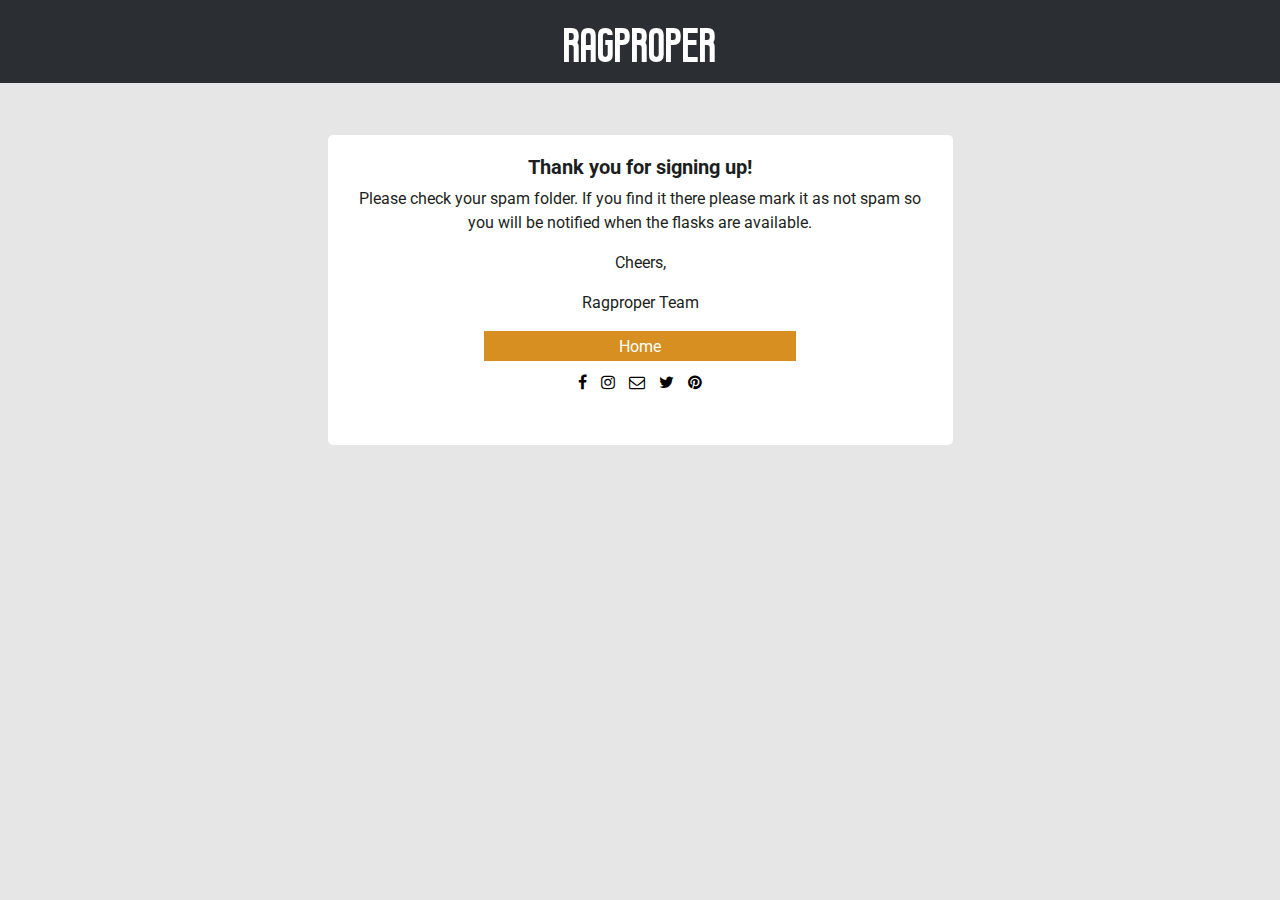
<file: thankyou.html>
<!doctype html>
<html lang="en">
  <head>
    <!-- Required meta tags -->
    <meta charset="utf-8">
    <meta name="viewport" content="width=device-width, initial-scale=1, shrink-to-fit=no">
    <meta name="description" content="Modern glass flasks by Ragproper. Quality glass container for quality liqours.">
    <meta name="copywright" content="Ragproper is a registered trademark of Ragproper Inc.">
    <meta name="keywords" content="Flasks, glass flask, Glass flasks, Ragproper, libations, liqour, container, whiskey, bourbon, vodka, spirits, Rag proper, ragproper, glass container, glass liqour flask, flask with leather case, vintage leather">
    <link rel="icon" type="image/png" sizes="32x32" href="../images/favicon-32x32.png">
    <!-- Bootstrap CSS -->
    <link rel="stylesheet" href="../css/bootstrap-4.0.0-dist/css/bootstrap.min.css" integrity="sha384-Gn5384xqQ1aoWXA+058RXPxPg6fy4IWvTNh0E263XmFcJlSAwiGgFAW/dAiS6JXm" crossorigin="anonymous">
    <link rel="stylesheet" href="https://maxcdn.bootstrapcdn.com/font-awesome/4.7.0/css/font-awesome.min.css">
    <link href="//cdn-images.mailchimp.com/embedcode/classic-10_7.css" rel="stylesheet" type="text/css">

    <!-- Mail chimp CSS -->
    <style type="text/css">
      #mc_embed_signup{background:#e6e6e6; clear:left; font:14px Helvetica,Arial,sans-serif; margin-top: 30px;}
      /* Add your own Mailchimp form style overrides in your site stylesheet or in this style block.
         We recommend moving this block and the preceding CSS link to the HEAD of your HTML file. */
    </style>
    <!-- end mail chimp -->
    <link rel="stylesheet" href="../css/style.css">
    <link rel="stylesheet" href="../css/thankyou.css">
    <!-- lucky orange script -->
    <script>
      window.__lo_site_id = 128318;

	       (function() {
		         var wa = document.createElement('script'); wa.type = 'text/javascript'; wa.async = true;
		           wa.src = 'https://d10lpsik1i8c69.cloudfront.net/w.js';
		             var s = document.getElementsByTagName('script')[0]; s.parentNode.insertBefore(wa, s);
	        })();
	</script>
    <!-- end lucky orange -->
    <title>Ragproper</title>


    <!-- Facebook Pixel Code -->
    <script>
    !function(f,b,e,v,n,t,s)
    {if(f.fbq)return;n=f.fbq=function(){n.callMethod?
    n.callMethod.apply(n,arguments):n.queue.push(arguments)};
    if(!f._fbq)f._fbq=n;n.push=n;n.loaded=!0;n.version='2.0';
    n.queue=[];t=b.createElement(e);t.async=!0;
    t.src=v;s=b.getElementsByTagName(e)[0];
    s.parentNode.insertBefore(t,s)}(window,document,'script',
    'https://connect.facebook.net/en_US/fbevents.js');
     fbq('init', '333932677360575');
    fbq('track', 'PageView');
    </script>
    <noscript>
     <img height="1" width="1"
    src="https://www.facebook.com/tr?id=333932677360575&ev=PageView
    &noscript=1"/>
    </noscript>
    <!-- End Facebook Pixel Code -->


  </head>
  <body>

    <div class="container-fluid">


<!-- Thank You Confirmation -->
      <div class="thankyou">
        <div class="header-title">
          <h1><a href="/">Ragproper</a></h1>
        </div>
        <div class="row">


          <div class="col-12">
            <div class="center-thanks">

              <div class="conf-message">
                <h5>Thank you for signing up!</h5>
                <p>Please check your spam folder. If you find it there please mark it as not spam so you will be notified when the flasks are available.</p>
                <p>Cheers,</p>
                <p>Ragproper Team</p>

              </div>

              <a href="/"><div id="return"><p>Home</p></div></a>
              <div class="footer-social footer-thankyou">
                <ul>
                  <li id="facebook" class="social"><a href="https://www.facebook.com/RagproperFlasks/" target="_blank"><i class="fa fa-1x fa-facebook" aria-hidden="true"></i></a></li>
                  <li id="instagram" class="social"><a href="https://www.instagram.com/ragproperflasks" target="_blank"><i class="fa fa-1x fa-instagram" aria-hidden="true"></i></a></li>
                  <li id="email" class="social"><a href="mailto:info@ragproper.com"><i class="fa fa-1x fa-envelope-o" aria-hidden="true"></i></i></a></li>
                  <li id="twitter" class="social"><a href="https://twitter.com/RagproperFlasks" target="_blank"><i class="fa fa-twitter" aria-hidden="true"></i></a></li>
                  <li id="pinterest" class="social"><a href="https://www.pinterest.com/ragproperflasks" target="_blank"><i class="fa fa-pinterest" aria-hidden="true"></i></a></li>
                </ul>
              </div>
            </div>

          </div>

        </div>


      </div>


    </div>




    <!-- jQuery and Bootstrap JS -->
    <script src="https://code.jquery.com/jquery-3.2.1.slim.min.js" integrity="sha384-KJ3o2DKtIkvYIK3UENzmM7KCkRr/rE9/Qpg6aAZGJwFDMVNA/GpGFF93hXpG5KkN" crossorigin="anonymous"></script>
    <script src="https://cdnjs.cloudflare.com/ajax/libs/popper.js/1.12.9/umd/popper.min.js" integrity="sha384-ApNbgh9B+Y1QKtv3Rn7W3mgPxhU9K/ScQsAP7hUibX39j7fakFPskvXusvfa0b4Q" crossorigin="anonymous"></script>
    <script src="../js/bootstrap/js/bootstrap.min.js" integrity="sha384-JZR6Spejh4U02d8jOt6vLEHfe/JQGiRRSQQxSfFWpi1MquVdAyjUar5+76PVCmYl" crossorigin="anonymous"></script>
    <!-- Global site tag (gtag.js) - Google Analytics -->
    <script async src="https://www.googletagmanager.com/gtag/js?id=UA-127398475-1"></script>
    <script>
      window.dataLayer = window.dataLayer || [];
      function gtag(){dataLayer.push(arguments);}
      gtag('js', new Date());

      gtag('config', 'UA-127398475-1');
    </script>
    <!--end google analytics -->
    <script>
    $('.thumbnail').click(function() {
    $('#large-image').attr('src',$(this).attr('src').replace('thumb','large'));
    $('#description').html($(this).attr('alt'));
    });
    </script>
    <script src="../js/main.js"></script>
  </body>
</html>
</file>
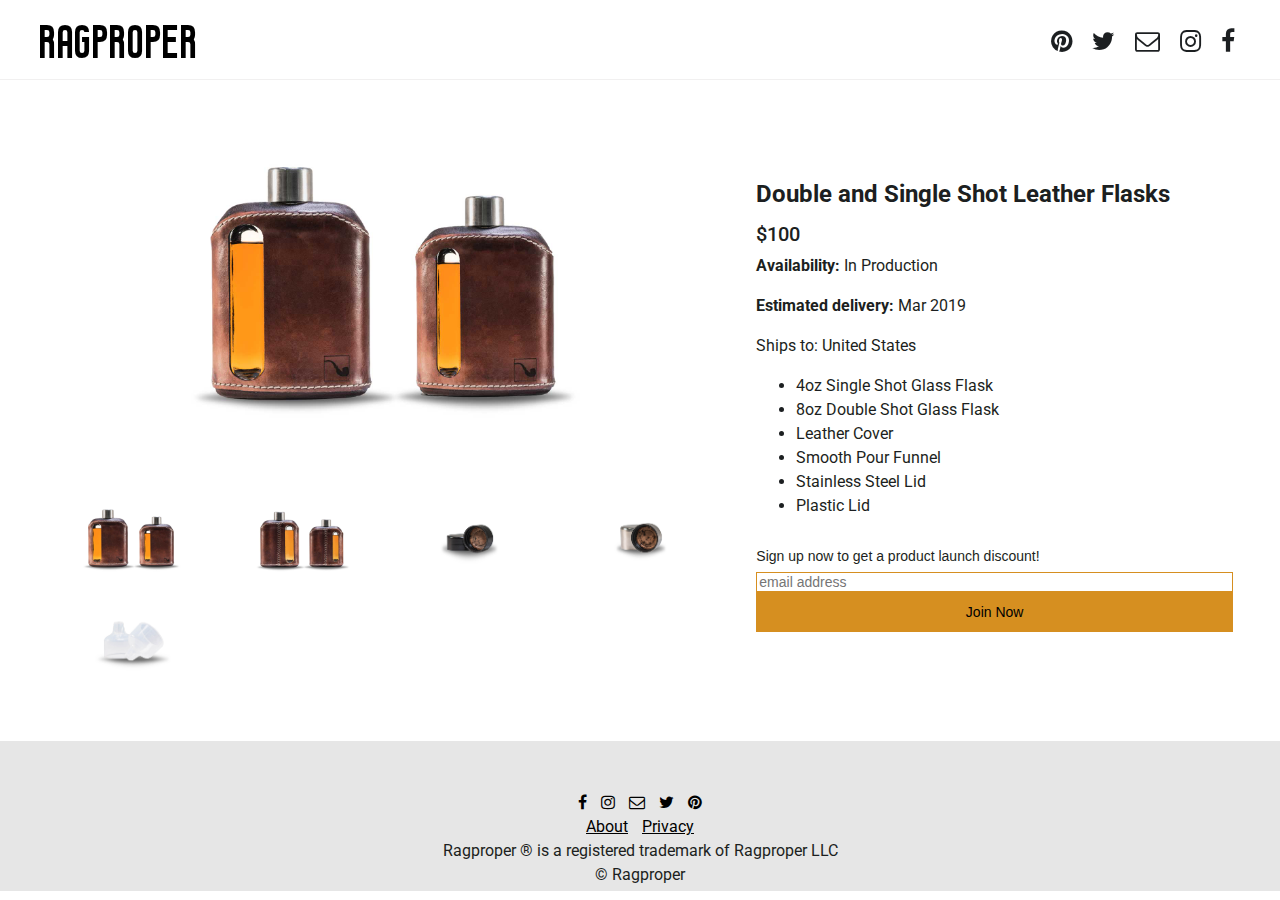
<file: products/comboleather.html>
<!doctype html>
<html lang="en">
  <head>
    <!-- Required meta tags -->
    <meta charset="utf-8">
    <meta name="viewport" content="width=device-width, initial-scale=1, shrink-to-fit=no">
    <meta name="description" content="Modern glass flasks by Ragproper. Quality glass container for quality liqours.">
    <meta name="copywright" content="Ragproper is a registered trademark of Ragproper Inc.">
    <meta name="keywords" content="Flasks, glass flask, Glass flasks, Ragproper, libations, liqour, container, whiskey, bourbon, vodka, spirits, Rag proper, ragproper, glass container, glass liqour flask, flask with leather case, vintage leather">
    <link rel="icon" type="image/png" sizes="32x32" href="../images/favicon-32x32.png">
    <!-- Bootstrap CSS -->
    <link rel="stylesheet" href="../css/bootstrap-4.0.0-dist/css/bootstrap.min.css" integrity="sha384-Gn5384xqQ1aoWXA+058RXPxPg6fy4IWvTNh0E263XmFcJlSAwiGgFAW/dAiS6JXm" crossorigin="anonymous">
    <link rel="stylesheet" href="https://maxcdn.bootstrapcdn.com/font-awesome/4.7.0/css/font-awesome.min.css">
    <link href="//cdn-images.mailchimp.com/embedcode/classic-10_7.css" rel="stylesheet" type="text/css">

    <!-- Mail chimp CSS -->
    <style type="text/css">
      #mc_embed_signup{background:#e6e6e6; clear:left; font:14px Helvetica,Arial,sans-serif; margin-top: 30px;}
      /* Add your own Mailchimp form style overrides in your site stylesheet or in this style block.
         We recommend moving this block and the preceding CSS link to the HEAD of your HTML file. */
    </style>
    <!-- end mail chimp -->
    <link rel="stylesheet" href="../css/style.css">
    <link rel="stylesheet" href="../css/productpage.css">
    <!-- lucky orange script -->
    <script>
      window.__lo_site_id = 128318;

	       (function() {
		         var wa = document.createElement('script'); wa.type = 'text/javascript'; wa.async = true;
		           wa.src = 'https://d10lpsik1i8c69.cloudfront.net/w.js';
		             var s = document.getElementsByTagName('script')[0]; s.parentNode.insertBefore(wa, s);
	        })();
	</script>
    <!-- end lucky orange -->
    <title>Ragproper</title>


    <!-- Facebook Pixel Code -->
    <script>
    !function(f,b,e,v,n,t,s)
    {if(f.fbq)return;n=f.fbq=function(){n.callMethod?
    n.callMethod.apply(n,arguments):n.queue.push(arguments)};
    if(!f._fbq)f._fbq=n;n.push=n;n.loaded=!0;n.version='2.0';
    n.queue=[];t=b.createElement(e);t.async=!0;
    t.src=v;s=b.getElementsByTagName(e)[0];
    s.parentNode.insertBefore(t,s)}(window,document,'script',
    'https://connect.facebook.net/en_US/fbevents.js');
     fbq('init', '333932677360575');
    fbq('track', 'PageView');
    </script>
    <noscript>
     <img height="1" width="1"
    src="https://www.facebook.com/tr?id=333932677360575&ev=PageView
    &noscript=1"/>
    </noscript>
    <!-- End Facebook Pixel Code -->


  </head>
  <body>

    <div class="container-fluid">

      <!-- Modal -->
      <div class="modal fade bd-example-modal-lg" id="myModal" tabindex="-1" role="dialog" aria-labelledby="myLargeModalLabel" aria-hidden="true">
        <div class="modal-dialog modal-lg">
          <div class="modal-content" id="video">
            <!-- <iframe width="800" height="450" src="https://www.youtube.com/embed/do1encCa5TU?rel=0" frameborder="0" allow="autoplay; encrypted-media" allowfullscreen></iframe> -->
            <div class='embed-container'><iframe src="https://www.youtube.com/embed/JcSm27onfoA" frameborder='0' allowfullscreen></iframe></div>
          </div>
        </div>
      </div>
      <!--end Modal -->

      <div class="row navigation">
        <div class="col-6 header">
          <div class="header-title">
            <h1><a href="/">Ragproper</a></h1>
          </div>
        </div>
        <div class="col-6 social-media">
          <ul>
            <li class="shot-links"><a href="https://www.facebook.com/RagproperFlasks/" target="_blank"><i class="fa fa-1x fa-facebook" aria-hidden="true"></i></a></li>
            <li class="shot-links"><a href="https://www.instagram.com/ragproperflasks" target="_blank"><i class="fa fa-1x fa-instagram" aria-hidden="true"></i></a></li>
            <li class="shot-links"><a href="mailto:info@ragproper.com"><i class="fa fa-1x fa-envelope-o" aria-hidden="true"></i></a></li>
            <li class="shot-links"><a href="https://twitter.com/RagproperFlasks" target="_blank"><i class="fa fa-twitter" aria-hidden="true"></i></a></li>
            <li class="shot-links"><a href="https://www.pinterest.com/ragproperflasks" target="_blank"><i class="fa fa-pinterest" aria-hidden="true"></i></a></li>
          </ul>
        </div>
      </div>
      <div class="content-seperator">

      </div>


<!-- Product Info AND Form -->
<div class="product-container">
    <div class="row">
        <div class="col-md-7">
          <img class="featurette-image img-fluid mx-auto" id="large-image"src="../images/ragproper-leather-flasks-web.jpg" alt="Ragproper Double and Single Shot Flask Combo">

        <div class="row">
          <div class="col-3 thumbnail-div">
            <img class="thumbnail" src="../images/ragproper-leather-flasks-web.jpg" alt="">
          </div>
          <div class="col-3 thumbnail-div">
            <img class="thumbnail" src="../images/ragproper-leather-flasks-web-back.jpg" alt="">
          </div>
          <div class="col-3 thumbnail-div">
            <img class="thumbnail" src="../images/plastic-lid.jpg" alt="">
          </div>
          <div class="col-3 thumbnail-div">
            <img class="thumbnail" src="../images/metal-lid.jpg" alt="">
          </div>
        </div>
        <div class="row">
          <div class="col-3 thumbnail-div">
            <img class="thumbnail" src="../images/funnel-web.jpg" alt="">
          </div>
          <div class="col-3 thumbnail-div">

          </div>
          <div class="col-3 thumbnail-div">

          </div>
          <div class="col-3 thumbnail-div">

          </div>
        </div>
        </div>
        <div class="col-md-5">
          <div class="product-description">
            <h4>Double and Single Shot Leather Flasks</h4>
            <h5>$100</h5>
            <p><strong>Availability:</strong> In Production</p>
            <p><strong>Estimated delivery:</strong> Mar 2019</p>
            <p>Ships to: United States</p>
            <ul>
              <li>4oz Single Shot Glass Flask</li>
              <li>8oz Double Shot Glass Flask</li>
              <li>Leather Cover</li>
              <li>Smooth Pour Funnel</li>
              <li>Stainless Steel Lid</li>
              <li>Plastic Lid</li>
            </ul>
          </div>



          <div class="product-page-form">

            <!-- Begin Mailchimp Signup Form -->
            <link href="//cdn-images.mailchimp.com/embedcode/slim-10_7.css" rel="stylesheet" type="text/css">
            <style type="text/css">
            	#mc_embed_signup{background:#fff; clear:left; font:14px Helvetica,Arial,sans-serif; }
            	/* Add your own Mailchimp form style overrides in your site stylesheet or in this style block.
            	   We recommend moving this block and the preceding CSS link to the HEAD of your HTML file. */
            </style>
            <div id="mc_embed_signup">
            <form action="https://ragproper.us18.list-manage.com/subscribe/post?u=8bd4038863f6b5d6adf96a875&amp;id=8b91f1c3ff" method="post" id="mc-embedded-subscribe-form" name="mc-embedded-subscribe-form" class="validate" target="_blank" novalidate>
                <div id="mc_embed_signup_scroll">
            	<label for="mce-EMAIL">Sign up now to get a product launch discount!</label>
            	<input type="email" value="" name="EMAIL" class="email" id="mce-EMAIL" placeholder="email address" required>
                <!-- real people should not fill this in and expect good things - do not remove this or risk form bot signups-->
                <div style="position: absolute; left: -5000px;" aria-hidden="true"><input type="text" name="b_8bd4038863f6b5d6adf96a875_8b91f1c3ff" tabindex="-1" value=""></div>
                <div class="clear"><input type="submit" value="Join Now" name="subscribe" id="mc-embedded-subscribe" class="button"></div>
                </div>
            </form>
            </div>

            <!--End mc_embed_signup-->

          </div>
        </div>

    </div>


</div>

<div class="row footer">

  <div class="col-md-12">
    <div class="form-container">

      <!-- <div class="footer-logo">
        <img src="/images/pipe_logo.png" alt="Ragproper Glass Flask Pipe Logo">
      </div> -->

        <div class="footer-social">
          <ul>
            <li id="facebook" class="social"><a href="https://www.facebook.com/RagproperFlasks/" target="_blank"><i class="fa fa-1x fa-facebook" aria-hidden="true"></i></a></li>
            <li id="instagram" class="social"><a href="https://www.instagram.com/ragproperflasks" target="_blank"><i class="fa fa-1x fa-instagram" aria-hidden="true"></i></a></li>
            <li id="email" class="social"><a href="mailto:info@ragproper.com"><i class="fa fa-1x fa-envelope-o" aria-hidden="true"></i></i></a></li>
            <li id="twitter" class="social"><a href="https://twitter.com/RagproperFlasks" target="_blank"><i class="fa fa-twitter" aria-hidden="true"></i></a></li>
            <li id="pinterest" class="social"><a href="https://www.pinterest.com/ragproperflasks" target="_blank"><i class="fa fa-pinterest" aria-hidden="true"></i></a></li>
          </ul>
          <ul class="footer-links">
            <li><a href="about.html">About</a></li>
            <li><a href="privacy.html">Privacy</a></li>
          </ul>
          <ul id="trademark">
            <li>Ragproper &reg; is a registered trademark of Ragproper LLC </li>
            <!-- input copywright 2018 -->
            <li>&copy; Ragproper</li>
          </ul>
        </div>
    </div>

  </div>
</div>

    </div>




    <!-- jQuery and Bootstrap JS -->
    <script src="https://code.jquery.com/jquery-3.2.1.slim.min.js" integrity="sha384-KJ3o2DKtIkvYIK3UENzmM7KCkRr/rE9/Qpg6aAZGJwFDMVNA/GpGFF93hXpG5KkN" crossorigin="anonymous"></script>
    <script src="https://cdnjs.cloudflare.com/ajax/libs/popper.js/1.12.9/umd/popper.min.js" integrity="sha384-ApNbgh9B+Y1QKtv3Rn7W3mgPxhU9K/ScQsAP7hUibX39j7fakFPskvXusvfa0b4Q" crossorigin="anonymous"></script>
    <script src="../js/bootstrap/js/bootstrap.min.js" integrity="sha384-JZR6Spejh4U02d8jOt6vLEHfe/JQGiRRSQQxSfFWpi1MquVdAyjUar5+76PVCmYl" crossorigin="anonymous"></script>
    <!-- Global site tag (gtag.js) - Google Analytics -->
    <script async src="https://www.googletagmanager.com/gtag/js?id=UA-127398475-1"></script>
    <script>
      window.dataLayer = window.dataLayer || [];
      function gtag(){dataLayer.push(arguments);}
      gtag('js', new Date());

      gtag('config', 'UA-127398475-1');
    </script>
    <!--end google analytics -->
    <script>
    $('.thumbnail').click(function() {
    $('#large-image').attr('src',$(this).attr('src').replace('thumb','large'));
    $('#description').html($(this).attr('alt'));
    });
    </script>
    <script src="../js/main.js"></script>
  </body>
</html>
</file>
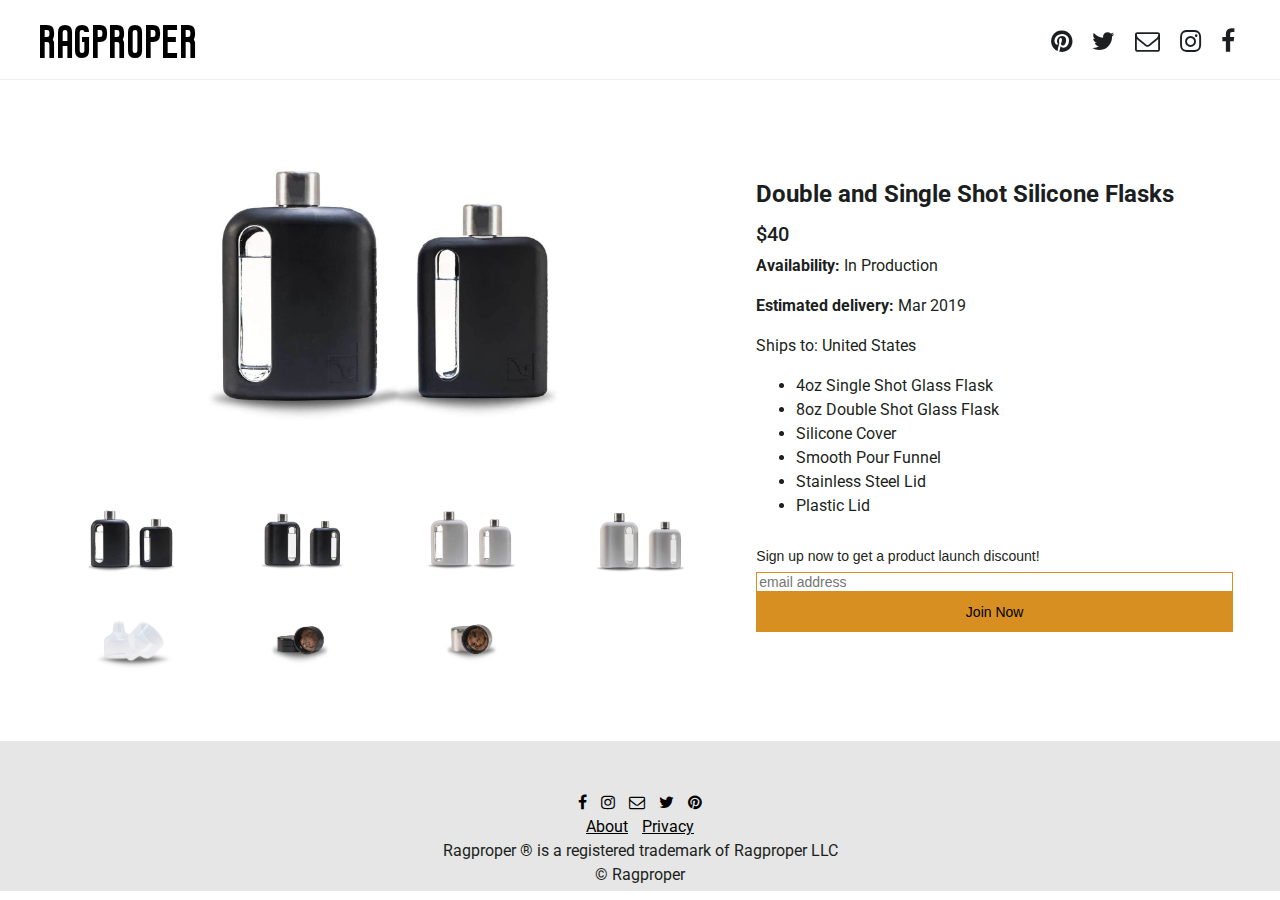
<file: products/combosilicone.html>
<!doctype html>
<html lang="en">
  <head>
    <!-- Required meta tags -->
    <meta charset="utf-8">
    <meta name="viewport" content="width=device-width, initial-scale=1, shrink-to-fit=no">
    <meta name="description" content="Modern glass flasks by Ragproper. Quality glass container for quality liqours.">
    <meta name="copywright" content="Ragproper is a registered trademark of Ragproper Inc.">
    <meta name="keywords" content="Flasks, glass flask, Glass flasks, Ragproper, libations, liqour, container, whiskey, bourbon, vodka, spirits, Rag proper, ragproper, glass container, glass liqour flask, flask with leather case, vintage leather">
    <link rel="icon" type="image/png" sizes="32x32" href="../images/favicon-32x32.png">
    <!-- Bootstrap CSS -->
    <link rel="stylesheet" href="../css/bootstrap-4.0.0-dist/css/bootstrap.min.css" integrity="sha384-Gn5384xqQ1aoWXA+058RXPxPg6fy4IWvTNh0E263XmFcJlSAwiGgFAW/dAiS6JXm" crossorigin="anonymous">
    <link rel="stylesheet" href="https://maxcdn.bootstrapcdn.com/font-awesome/4.7.0/css/font-awesome.min.css">
    <link href="//cdn-images.mailchimp.com/embedcode/classic-10_7.css" rel="stylesheet" type="text/css">

    <!-- Mail chimp CSS -->
    <style type="text/css">
      #mc_embed_signup{background:#e6e6e6; clear:left; font:14px Helvetica,Arial,sans-serif; margin-top: 30px;}
      /* Add your own Mailchimp form style overrides in your site stylesheet or in this style block.
         We recommend moving this block and the preceding CSS link to the HEAD of your HTML file. */
    </style>
    <!-- end mail chimp -->
    <link rel="stylesheet" href="../css/style.css">
    <link rel="stylesheet" href="../css/productpage.css">
    <!-- lucky orange script -->
    <script>
      window.__lo_site_id = 128318;

	       (function() {
		         var wa = document.createElement('script'); wa.type = 'text/javascript'; wa.async = true;
		           wa.src = 'https://d10lpsik1i8c69.cloudfront.net/w.js';
		             var s = document.getElementsByTagName('script')[0]; s.parentNode.insertBefore(wa, s);
	        })();
	</script>
    <!-- end lucky orange -->
    <title>Ragproper</title>


    <!-- Facebook Pixel Code -->
    <script>
    !function(f,b,e,v,n,t,s)
    {if(f.fbq)return;n=f.fbq=function(){n.callMethod?
    n.callMethod.apply(n,arguments):n.queue.push(arguments)};
    if(!f._fbq)f._fbq=n;n.push=n;n.loaded=!0;n.version='2.0';
    n.queue=[];t=b.createElement(e);t.async=!0;
    t.src=v;s=b.getElementsByTagName(e)[0];
    s.parentNode.insertBefore(t,s)}(window,document,'script',
    'https://connect.facebook.net/en_US/fbevents.js');
     fbq('init', '333932677360575');
    fbq('track', 'PageView');
    </script>
    <noscript>
     <img height="1" width="1"
    src="https://www.facebook.com/tr?id=333932677360575&ev=PageView
    &noscript=1"/>
    </noscript>
    <!-- End Facebook Pixel Code -->


  </head>
  <body>

    <div class="container-fluid">

      <!-- Modal -->
      <div class="modal fade bd-example-modal-lg" id="myModal" tabindex="-1" role="dialog" aria-labelledby="myLargeModalLabel" aria-hidden="true">
        <div class="modal-dialog modal-lg">
          <div class="modal-content" id="video">
            <!-- <iframe width="800" height="450" src="https://www.youtube.com/embed/do1encCa5TU?rel=0" frameborder="0" allow="autoplay; encrypted-media" allowfullscreen></iframe> -->
            <div class='embed-container'><iframe src="https://www.youtube.com/embed/JcSm27onfoA" frameborder='0' allowfullscreen></iframe></div>
          </div>
        </div>
      </div>
      <!--end Modal -->

      <div class="row navigation">
        <div class="col-6 header">
          <div class="header-title">
            <h1><a href="/">Ragproper</a></h1>
          </div>
        </div>
        <div class="col-6 social-media">
          <ul>
            <li class="shot-links"><a href="https://www.facebook.com/RagproperFlasks/" target="_blank"><i class="fa fa-1x fa-facebook" aria-hidden="true"></i></a></li>
            <li class="shot-links"><a href="https://www.instagram.com/ragproperflasks" target="_blank"><i class="fa fa-1x fa-instagram" aria-hidden="true"></i></a></li>
            <li class="shot-links"><a href="mailto:info@ragproper.com"><i class="fa fa-1x fa-envelope-o" aria-hidden="true"></i></a></li>
            <li class="shot-links"><a href="https://twitter.com/RagproperFlasks" target="_blank"><i class="fa fa-twitter" aria-hidden="true"></i></a></li>
            <li class="shot-links"><a href="https://www.pinterest.com/ragproperflasks" target="_blank"><i class="fa fa-pinterest" aria-hidden="true"></i></a></li>
          </ul>
        </div>
      </div>
      <div class="content-seperator">

      </div>


<!-- Product Info AND Form -->
<div class="product-container">
    <div class="row">
        <div class="col-lg-7">
          <img class="featurette-image img-fluid mx-auto" id="large-image"src="../images/ragproper-black-flasks-web-v2.jpg" alt="Ragproper Double and Single Shot Flask Combo">

        <div class="row">
          <div class="col-3 thumbnail-div">
            <img class="thumbnail" src="../images/ragproper-black-flasks-web-v2.jpg" alt="">
          </div>
          <div class="col-3 thumbnail-div">
            <img class="thumbnail" src="../images/ragproper-backof-black-flasks-web.jpg" alt="">
          </div>
          <div class="col-3 thumbnail-div">
            <img class="thumbnail" src="../images/ragproper-grey-flasks-web-v2.jpg" alt="">
          </div>
          <div class="col-3 thumbnail-div">
            <img class="thumbnail" src="../images/ragproper-backof-gray-flasks-web.jpg" alt="">
          </div>
        </div>
        <div class="row">
          <div class="col-3 thumbnail-div">
            <img class="thumbnail" src="../images/funnel-web.jpg" alt="">
          </div>
          <div class="col-3 thumbnail-div">
            <img class="thumbnail" src="../images/plastic-lid.jpg" alt="">
          </div>
          <div class="col-3 thumbnail-div">
            <img class="thumbnail" src="../images/metal-lid.jpg" alt="">
          </div>
          <div class="col-3 thumbnail-div">

          </div>
        </div>
        </div>
        <div class="col-lg-5">
          <div class="product-description">
            <h4>Double and Single Shot Silicone Flasks</h4>
            <h5>$40</h5>
            <p><strong>Availability:</strong> In Production</p>
            <p><strong>Estimated delivery:</strong> Mar 2019</p>
            <p>Ships to: United States</p>
            <ul>
              <li>4oz Single Shot Glass Flask</li>
              <li>8oz Double Shot Glass Flask</li>
              <li>Silicone Cover</li>
              <li>Smooth Pour Funnel</li>
              <li>Stainless Steel Lid</li>
              <li>Plastic Lid</li>
            </ul>
          </div>



          <div class="product-page-form">

            <!-- Begin Mailchimp Signup Form -->
            <link href="//cdn-images.mailchimp.com/embedcode/slim-10_7.css" rel="stylesheet" type="text/css">
            <style type="text/css">
            	#mc_embed_signup{background:#fff; clear:left; font:14px Helvetica,Arial,sans-serif; }
            	/* Add your own Mailchimp form style overrides in your site stylesheet or in this style block.
            	   We recommend moving this block and the preceding CSS link to the HEAD of your HTML file. */
            </style>
            <div id="mc_embed_signup">
            <form action="https://ragproper.us18.list-manage.com/subscribe/post?u=8bd4038863f6b5d6adf96a875&amp;id=8b91f1c3ff" method="post" id="mc-embedded-subscribe-form" name="mc-embedded-subscribe-form" class="validate" target="_blank" novalidate>
                <div id="mc_embed_signup_scroll">
            	<label for="mce-EMAIL">Sign up now to get a product launch discount!</label>
            	<input type="email" value="" name="EMAIL" class="email" id="mce-EMAIL" placeholder="email address" required>
                <!-- real people should not fill this in and expect good things - do not remove this or risk form bot signups-->
                <div style="position: absolute; left: -5000px;" aria-hidden="true"><input type="text" name="b_8bd4038863f6b5d6adf96a875_8b91f1c3ff" tabindex="-1" value=""></div>
                <div class="clear"><input type="submit" value="Join Now" name="subscribe" id="mc-embedded-subscribe" class="button"></div>
                </div>
            </form>
            </div>

            <!--End mc_embed_signup-->

          </div>
        </div>

    </div>


</div>

<div class="row footer">

  <div class="col-md-12">
    <div class="form-container">

      <!-- <div class="footer-logo">
        <img src="/images/pipe_logo.png" alt="Ragproper Glass Flask Pipe Logo">
      </div> -->

        <div class="footer-social">
          <ul>
            <li id="facebook" class="social"><a href="https://www.facebook.com/RagproperFlasks/" target="_blank"><i class="fa fa-1x fa-facebook" aria-hidden="true"></i></a></li>
            <li id="instagram" class="social"><a href="https://www.instagram.com/ragproperflasks" target="_blank"><i class="fa fa-1x fa-instagram" aria-hidden="true"></i></a></li>
            <li id="email" class="social"><a href="mailto:info@ragproper.com"><i class="fa fa-1x fa-envelope-o" aria-hidden="true"></i></i></a></li>
            <li id="twitter" class="social"><a href="https://twitter.com/RagproperFlasks" target="_blank"><i class="fa fa-twitter" aria-hidden="true"></i></a></li>
            <li id="pinterest" class="social"><a href="https://www.pinterest.com/ragproperflasks" target="_blank"><i class="fa fa-pinterest" aria-hidden="true"></i></a></li>
          </ul>
          <ul class="footer-links">
            <li><a href="about.html">About</a></li>
            <li><a href="privacy.html">Privacy</a></li>
          </ul>
          <ul id="trademark">
            <li>Ragproper &reg; is a registered trademark of Ragproper LLC </li>
            <!-- input copywright 2018 -->
            <li>&copy; Ragproper</li>
          </ul>
        </div>
    </div>

  </div>
</div>

    </div>




    <!-- jQuery and Bootstrap JS -->
    <script src="https://code.jquery.com/jquery-3.2.1.slim.min.js" integrity="sha384-KJ3o2DKtIkvYIK3UENzmM7KCkRr/rE9/Qpg6aAZGJwFDMVNA/GpGFF93hXpG5KkN" crossorigin="anonymous"></script>
    <script src="https://cdnjs.cloudflare.com/ajax/libs/popper.js/1.12.9/umd/popper.min.js" integrity="sha384-ApNbgh9B+Y1QKtv3Rn7W3mgPxhU9K/ScQsAP7hUibX39j7fakFPskvXusvfa0b4Q" crossorigin="anonymous"></script>
    <script src="../js/bootstrap/js/bootstrap.min.js" integrity="sha384-JZR6Spejh4U02d8jOt6vLEHfe/JQGiRRSQQxSfFWpi1MquVdAyjUar5+76PVCmYl" crossorigin="anonymous"></script>
    <!-- Global site tag (gtag.js) - Google Analytics -->
    <script async src="https://www.googletagmanager.com/gtag/js?id=UA-127398475-1"></script>
    <script>
      window.dataLayer = window.dataLayer || [];
      function gtag(){dataLayer.push(arguments);}
      gtag('js', new Date());

      gtag('config', 'UA-127398475-1');
    </script>
    <!--end google analytics -->
    <script>
    $('.thumbnail').click(function() {
    $('#large-image').attr('src',$(this).attr('src').replace('thumb','large'));
    $('#description').html($(this).attr('alt'));
    });
    </script>
    <script src="../js/main.js"></script>
  </body>
</html>
</file>
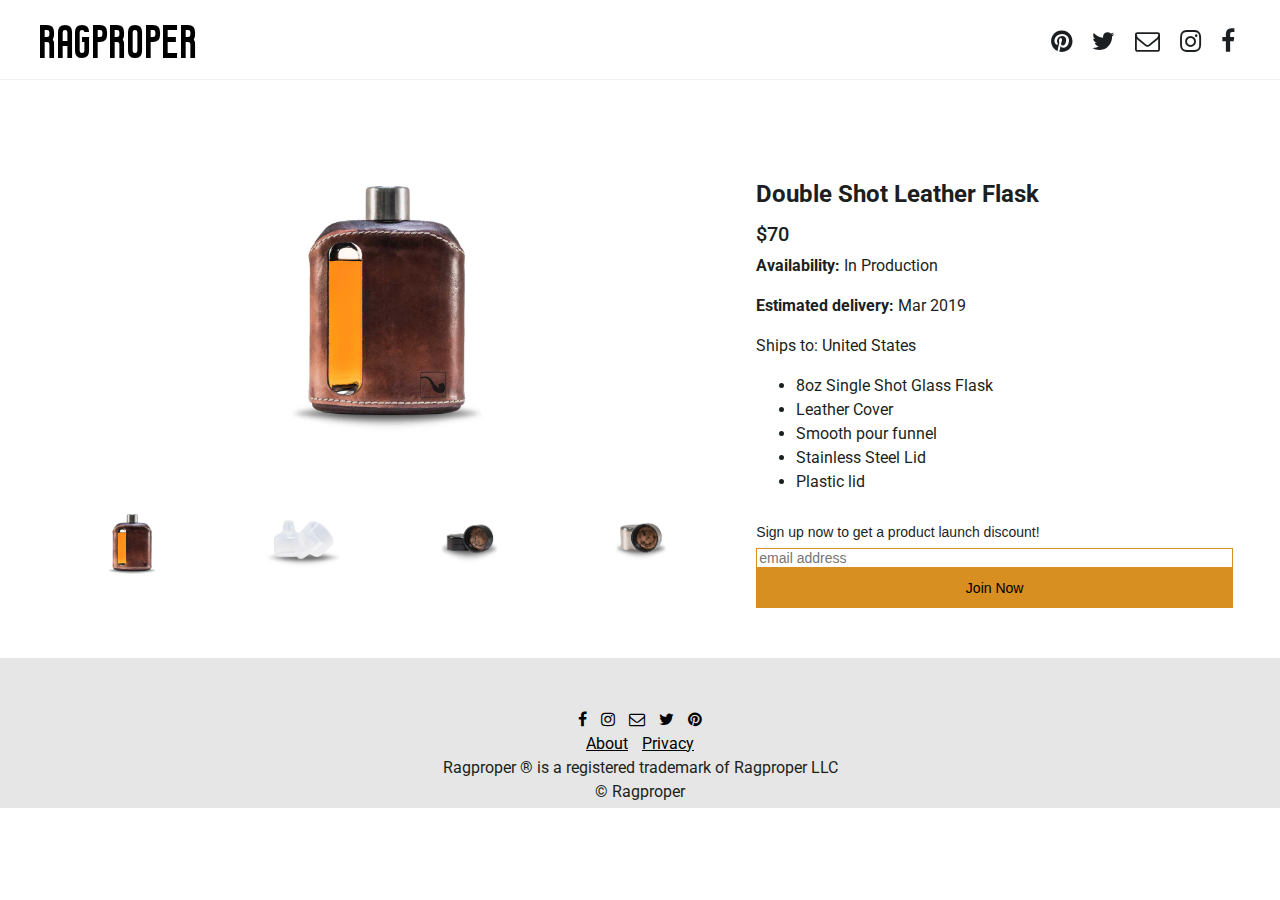
<file: products/doubleshotleather.html>
<!doctype html>
<html lang="en">
  <head>
    <!-- Required meta tags -->
    <meta charset="utf-8">
    <meta name="viewport" content="width=device-width, initial-scale=1, shrink-to-fit=no">
    <meta name="description" content="Modern glass flasks by Ragproper. Quality glass container for quality liqours.">
    <meta name="copywright" content="Ragproper is a registered trademark of Ragproper Inc.">
    <meta name="keywords" content="Flasks, glass flask, Glass flasks, Ragproper, libations, liqour, container, whiskey, bourbon, vodka, spirits, Rag proper, ragproper, glass container, glass liqour flask, flask with leather case, vintage leather">
    <link rel="icon" type="image/png" sizes="32x32" href="../images/favicon-32x32.png">
    <!-- Bootstrap CSS -->
    <link rel="stylesheet" href="../css/bootstrap-4.0.0-dist/css/bootstrap.min.css" integrity="sha384-Gn5384xqQ1aoWXA+058RXPxPg6fy4IWvTNh0E263XmFcJlSAwiGgFAW/dAiS6JXm" crossorigin="anonymous">
    <link rel="stylesheet" href="https://maxcdn.bootstrapcdn.com/font-awesome/4.7.0/css/font-awesome.min.css">
    <link href="//cdn-images.mailchimp.com/embedcode/classic-10_7.css" rel="stylesheet" type="text/css">

    <!-- Mail chimp CSS -->
    <style type="text/css">
      #mc_embed_signup{background:#e6e6e6; clear:left; font:14px Helvetica,Arial,sans-serif; margin-top: 30px;}
      /* Add your own Mailchimp form style overrides in your site stylesheet or in this style block.
         We recommend moving this block and the preceding CSS link to the HEAD of your HTML file. */
    </style>
    <!-- end mail chimp -->
    <link rel="stylesheet" href="../css/style.css">
    <link rel="stylesheet" href="../css/productpage.css">
    <!-- lucky orange script -->
    <script>
      window.__lo_site_id = 128318;

	       (function() {
		         var wa = document.createElement('script'); wa.type = 'text/javascript'; wa.async = true;
		           wa.src = 'https://d10lpsik1i8c69.cloudfront.net/w.js';
		             var s = document.getElementsByTagName('script')[0]; s.parentNode.insertBefore(wa, s);
	        })();
	</script>
    <!-- end lucky orange -->
    <title>Ragproper</title>


    <!-- Facebook Pixel Code -->
    <script>
    !function(f,b,e,v,n,t,s)
    {if(f.fbq)return;n=f.fbq=function(){n.callMethod?
    n.callMethod.apply(n,arguments):n.queue.push(arguments)};
    if(!f._fbq)f._fbq=n;n.push=n;n.loaded=!0;n.version='2.0';
    n.queue=[];t=b.createElement(e);t.async=!0;
    t.src=v;s=b.getElementsByTagName(e)[0];
    s.parentNode.insertBefore(t,s)}(window,document,'script',
    'https://connect.facebook.net/en_US/fbevents.js');
     fbq('init', '333932677360575');
    fbq('track', 'PageView');
    </script>
    <noscript>
     <img height="1" width="1"
    src="https://www.facebook.com/tr?id=333932677360575&ev=PageView
    &noscript=1"/>
    </noscript>
    <!-- End Facebook Pixel Code -->


  </head>
  <body>

    <div class="container-fluid">

      <!-- Modal -->
      <div class="modal fade bd-example-modal-lg" id="myModal" tabindex="-1" role="dialog" aria-labelledby="myLargeModalLabel" aria-hidden="true">
        <div class="modal-dialog modal-lg">
          <div class="modal-content" id="video">
            <!-- <iframe width="800" height="450" src="https://www.youtube.com/embed/do1encCa5TU?rel=0" frameborder="0" allow="autoplay; encrypted-media" allowfullscreen></iframe> -->
            <div class='embed-container'><iframe src="https://www.youtube.com/embed/JcSm27onfoA" frameborder='0' allowfullscreen></iframe></div>
          </div>
        </div>
      </div>
      <!--end Modal -->

      <div class="row navigation">
        <div class="col-6 header">
          <div class="header-title">
            <h1><a href="/">Ragproper</a></h1>
          </div>
        </div>
        <div class="col-6 social-media">
          <ul>
            <li class="shot-links"><a href="https://www.facebook.com/RagproperFlasks/" target="_blank"><i class="fa fa-1x fa-facebook" aria-hidden="true"></i></a></li>
            <li class="shot-links"><a href="https://www.instagram.com/ragproperflasks" target="_blank"><i class="fa fa-1x fa-instagram" aria-hidden="true"></i></a></li>
            <li class="shot-links"><a href="mailto:info@ragproper.com"><i class="fa fa-1x fa-envelope-o" aria-hidden="true"></i></a></li>
            <li class="shot-links"><a href="https://twitter.com/RagproperFlasks" target="_blank"><i class="fa fa-twitter" aria-hidden="true"></i></a></li>
            <li class="shot-links"><a href="https://www.pinterest.com/ragproperflasks" target="_blank"><i class="fa fa-pinterest" aria-hidden="true"></i></a></li>
          </ul>
        </div>
      </div>
      <div class="content-seperator">

      </div>


<!-- Product Info AND Form -->
<div class="product-container">
    <div class="row">
        <div class="col-md-7">
          <img class="featurette-image img-fluid mx-auto" id="large-image"src="../images/ragproper-leather-flask-web.jpg" alt="Ragproper Double and Single Shot Flask Combo">

        <div class="row">
          <div class="col-3 thumbnail-div">
            <img class="thumbnail" src="../images/ragproper-leather-flask-web.jpg" alt="">
          </div>
          <div class="col-3 thumbnail-div">
            <img class="thumbnail" src="../images/funnel-web.jpg" alt="">
          </div>
          <div class="col-3 thumbnail-div">
            <img class="thumbnail" src="../images/plastic-lid.jpg" alt="">
          </div>
          <div class="col-3 thumbnail-div">
            <img class="thumbnail" src="../images/metal-lid.jpg" alt="">
          </div>
        </div>
        <div class="row">
          <div class="col-3 thumbnail-div">

          </div>
          <div class="col-3 thumbnail-div">

          </div>
          <div class="col-3 thumbnail-div">

          </div>
          <div class="col-3 thumbnail-div">

          </div>
        </div>
        </div>
        <div class="col-md-5">
          <div class="product-description">
            <h4>Double Shot Leather Flask</h4>
            <h5>$70</h5>
            <p><strong>Availability:</strong> In Production</p>
            <p><strong>Estimated delivery:</strong> Mar 2019</p>
            <p>Ships to: United States</p>
            <ul>
              <li>8oz Single Shot Glass Flask</li>
              <li>Leather Cover</li>
              <li>Smooth pour funnel</li>
              <li>Stainless Steel Lid</li>
              <li>Plastic lid</li>
            </ul>
          </div>



          <div class="product-page-form">

            <!-- Begin Mailchimp Signup Form -->
            <link href="//cdn-images.mailchimp.com/embedcode/slim-10_7.css" rel="stylesheet" type="text/css">
            <style type="text/css">
            	#mc_embed_signup{background:#fff; clear:left; font:14px Helvetica,Arial,sans-serif; }
            	/* Add your own Mailchimp form style overrides in your site stylesheet or in this style block.
            	   We recommend moving this block and the preceding CSS link to the HEAD of your HTML file. */
            </style>
            <div id="mc_embed_signup">
            <form action="https://ragproper.us18.list-manage.com/subscribe/post?u=8bd4038863f6b5d6adf96a875&amp;id=8b91f1c3ff" method="post" id="mc-embedded-subscribe-form" name="mc-embedded-subscribe-form" class="validate" target="_blank" novalidate>
                <div id="mc_embed_signup_scroll">
            	<label for="mce-EMAIL">Sign up now to get a product launch discount!</label>
            	<input type="email" value="" name="EMAIL" class="email" id="mce-EMAIL" placeholder="email address" required>
                <!-- real people should not fill this in and expect good things - do not remove this or risk form bot signups-->
                <div style="position: absolute; left: -5000px;" aria-hidden="true"><input type="text" name="b_8bd4038863f6b5d6adf96a875_8b91f1c3ff" tabindex="-1" value=""></div>
                <div class="clear"><input type="submit" value="Join Now" name="subscribe" id="mc-embedded-subscribe" class="button"></div>
                </div>
            </form>
            </div>

            <!--End mc_embed_signup-->

          </div>
        </div>

    </div>


</div>

<div class="row footer">

  <div class="col-md-12">
    <div class="form-container">

      <!-- <div class="footer-logo">
        <img src="/images/pipe_logo.png" alt="Ragproper Glass Flask Pipe Logo">
      </div> -->

        <div class="footer-social">
          <ul>
            <li id="facebook" class="social"><a href="https://www.facebook.com/RagproperFlasks/" target="_blank"><i class="fa fa-1x fa-facebook" aria-hidden="true"></i></a></li>
            <li id="instagram" class="social"><a href="https://www.instagram.com/ragproperflasks" target="_blank"><i class="fa fa-1x fa-instagram" aria-hidden="true"></i></a></li>
            <li id="email" class="social"><a href="mailto:info@ragproper.com"><i class="fa fa-1x fa-envelope-o" aria-hidden="true"></i></i></a></li>
            <li id="twitter" class="social"><a href="https://twitter.com/RagproperFlasks" target="_blank"><i class="fa fa-twitter" aria-hidden="true"></i></a></li>
            <li id="pinterest" class="social"><a href="https://www.pinterest.com/ragproperflasks" target="_blank"><i class="fa fa-pinterest" aria-hidden="true"></i></a></li>
          </ul>
          <ul class="footer-links">
            <li><a href="about.html">About</a></li>
            <li><a href="privacy.html">Privacy</a></li>
          </ul>
          <ul id="trademark">
            <li>Ragproper &reg; is a registered trademark of Ragproper LLC </li>
            <!-- input copywright 2018 -->
            <li>&copy; Ragproper</li>
          </ul>
        </div>
    </div>

  </div>
</div>

    </div>




    <!-- jQuery and Bootstrap JS -->
    <script src="https://code.jquery.com/jquery-3.2.1.slim.min.js" integrity="sha384-KJ3o2DKtIkvYIK3UENzmM7KCkRr/rE9/Qpg6aAZGJwFDMVNA/GpGFF93hXpG5KkN" crossorigin="anonymous"></script>
    <script src="https://cdnjs.cloudflare.com/ajax/libs/popper.js/1.12.9/umd/popper.min.js" integrity="sha384-ApNbgh9B+Y1QKtv3Rn7W3mgPxhU9K/ScQsAP7hUibX39j7fakFPskvXusvfa0b4Q" crossorigin="anonymous"></script>
    <script src="../js/bootstrap/js/bootstrap.min.js" integrity="sha384-JZR6Spejh4U02d8jOt6vLEHfe/JQGiRRSQQxSfFWpi1MquVdAyjUar5+76PVCmYl" crossorigin="anonymous"></script>
    <!-- Global site tag (gtag.js) - Google Analytics -->
    <script async src="https://www.googletagmanager.com/gtag/js?id=UA-127398475-1"></script>
    <script>
      window.dataLayer = window.dataLayer || [];
      function gtag(){dataLayer.push(arguments);}
      gtag('js', new Date());

      gtag('config', 'UA-127398475-1');
    </script>
    <!--end google analytics -->
    <script>
    $('.thumbnail').click(function() {
    $('#large-image').attr('src',$(this).attr('src').replace('thumb','large'));
    $('#description').html($(this).attr('alt'));
    });
    </script>
    <script src="../js/main.js"></script>
  </body>
</html>
</file>
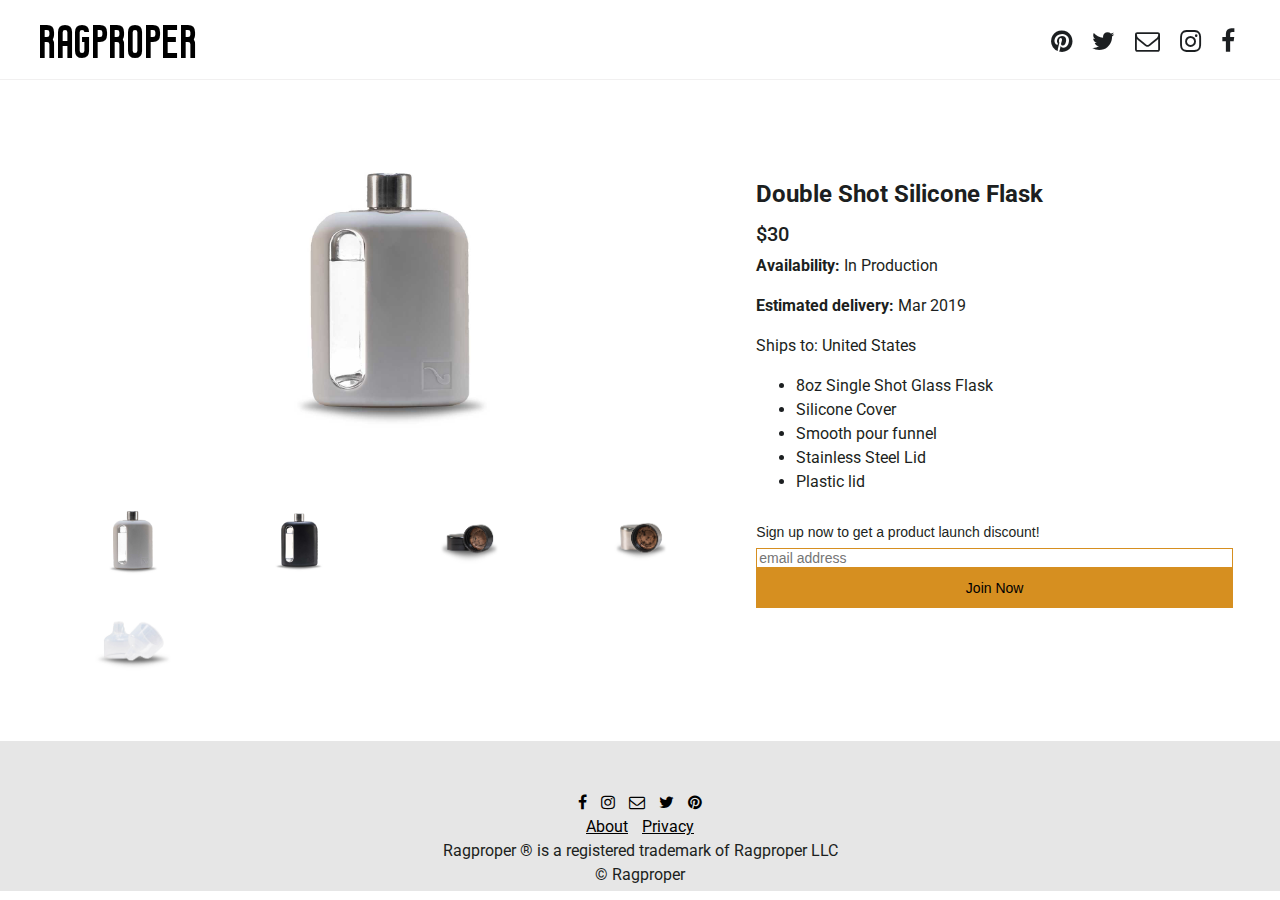
<file: products/doubleshotsilicone.html>
<!doctype html>
<html lang="en">
  <head>
    <!-- Required meta tags -->
    <meta charset="utf-8">
    <meta name="viewport" content="width=device-width, initial-scale=1, shrink-to-fit=no">
    <meta name="description" content="Modern glass flasks by Ragproper. Quality glass container for quality liqours.">
    <meta name="copywright" content="Ragproper is a registered trademark of Ragproper Inc.">
    <meta name="keywords" content="Flasks, glass flask, Glass flasks, Ragproper, libations, liqour, container, whiskey, bourbon, vodka, spirits, Rag proper, ragproper, glass container, glass liqour flask, flask with leather case, vintage leather">
    <link rel="icon" type="image/png" sizes="32x32" href="../images/favicon-32x32.png">
    <!-- Bootstrap CSS -->
    <link rel="stylesheet" href="../css/bootstrap-4.0.0-dist/css/bootstrap.min.css" integrity="sha384-Gn5384xqQ1aoWXA+058RXPxPg6fy4IWvTNh0E263XmFcJlSAwiGgFAW/dAiS6JXm" crossorigin="anonymous">
    <link rel="stylesheet" href="https://maxcdn.bootstrapcdn.com/font-awesome/4.7.0/css/font-awesome.min.css">
    <link href="//cdn-images.mailchimp.com/embedcode/classic-10_7.css" rel="stylesheet" type="text/css">

    <!-- Mail chimp CSS -->
    <style type="text/css">
      #mc_embed_signup{background:#e6e6e6; clear:left; font:14px Helvetica,Arial,sans-serif; margin-top: 30px;}
      /* Add your own Mailchimp form style overrides in your site stylesheet or in this style block.
         We recommend moving this block and the preceding CSS link to the HEAD of your HTML file. */
    </style>
    <!-- end mail chimp -->
    <link rel="stylesheet" href="../css/style.css">
    <link rel="stylesheet" href="../css/productpage.css">
    <!-- lucky orange script -->
    <script>
      window.__lo_site_id = 128318;

	       (function() {
		         var wa = document.createElement('script'); wa.type = 'text/javascript'; wa.async = true;
		           wa.src = 'https://d10lpsik1i8c69.cloudfront.net/w.js';
		             var s = document.getElementsByTagName('script')[0]; s.parentNode.insertBefore(wa, s);
	        })();
	</script>
    <!-- end lucky orange -->
    <title>Ragproper</title>


    <!-- Facebook Pixel Code -->
    <script>
    !function(f,b,e,v,n,t,s)
    {if(f.fbq)return;n=f.fbq=function(){n.callMethod?
    n.callMethod.apply(n,arguments):n.queue.push(arguments)};
    if(!f._fbq)f._fbq=n;n.push=n;n.loaded=!0;n.version='2.0';
    n.queue=[];t=b.createElement(e);t.async=!0;
    t.src=v;s=b.getElementsByTagName(e)[0];
    s.parentNode.insertBefore(t,s)}(window,document,'script',
    'https://connect.facebook.net/en_US/fbevents.js');
     fbq('init', '333932677360575');
    fbq('track', 'PageView');
    </script>
    <noscript>
     <img height="1" width="1"
    src="https://www.facebook.com/tr?id=333932677360575&ev=PageView
    &noscript=1"/>
    </noscript>
    <!-- End Facebook Pixel Code -->


  </head>
  <body>

    <div class="container-fluid">

      <!-- Modal -->
      <div class="modal fade bd-example-modal-lg" id="myModal" tabindex="-1" role="dialog" aria-labelledby="myLargeModalLabel" aria-hidden="true">
        <div class="modal-dialog modal-lg">
          <div class="modal-content" id="video">
            <!-- <iframe width="800" height="450" src="https://www.youtube.com/embed/do1encCa5TU?rel=0" frameborder="0" allow="autoplay; encrypted-media" allowfullscreen></iframe> -->
            <div class='embed-container'><iframe src="https://www.youtube.com/embed/JcSm27onfoA" frameborder='0' allowfullscreen></iframe></div>
          </div>
        </div>
      </div>
      <!--end Modal -->

      <div class="row navigation">
        <div class="col-6 header">
          <div class="header-title">
            <h1><a href="/">Ragproper</a></h1>
          </div>
        </div>
        <div class="col-6 social-media">
          <ul>
            <li class="shot-links"><a href="https://www.facebook.com/RagproperFlasks/" target="_blank"><i class="fa fa-1x fa-facebook" aria-hidden="true"></i></a></li>
            <li class="shot-links"><a href="https://www.instagram.com/ragproperflasks" target="_blank"><i class="fa fa-1x fa-instagram" aria-hidden="true"></i></a></li>
            <li class="shot-links"><a href="mailto:info@ragproper.com"><i class="fa fa-1x fa-envelope-o" aria-hidden="true"></i></a></li>
            <li class="shot-links"><a href="https://twitter.com/RagproperFlasks" target="_blank"><i class="fa fa-twitter" aria-hidden="true"></i></a></li>
            <li class="shot-links"><a href="https://www.pinterest.com/ragproperflasks" target="_blank"><i class="fa fa-pinterest" aria-hidden="true"></i></a></li>
          </ul>
        </div>
      </div>
      <div class="content-seperator">

      </div>


<!-- Product Info AND Form -->
<div class="product-container">
    <div class="row">
        <div class="col-md-7">
          <img class="featurette-image img-fluid mx-auto" id="large-image"src="../images/ragproper-grey-flask-web.jpg" alt="Ragproper Double and Single Shot Flask Combo">

        <div class="row">
          <div class="col-3 thumbnail-div">
            <img class="thumbnail" src="../images/ragproper-grey-flask-web.jpg" alt="">
          </div>
          <div class="col-3 thumbnail-div">
            <img class="thumbnail" src="../images/ragproper-black-flask-web.jpg" alt="">
          </div>
          <div class="col-3 thumbnail-div">
            <img class="thumbnail" src="../images/plastic-lid.jpg" alt="">
          </div>
          <div class="col-3 thumbnail-div">
            <img class="thumbnail" src="../images/metal-lid.jpg" alt="">
          </div>
        </div>
        <div class="row">
          <div class="col-3 thumbnail-div">
            <img class="thumbnail" src="../images/funnel-web.jpg" alt="">
          </div>
          <div class="col-3 thumbnail-div">

          </div>
          <div class="col-3 thumbnail-div">

          </div>
          <div class="col-3 thumbnail-div">

          </div>
        </div>
        </div>
        <div class="col-md-5">
          <div class="product-description">
            <h4>Double Shot Silicone Flask</h4>
            <h5>$30</h5>
            <p><strong>Availability:</strong> In Production</p>
            <p><strong>Estimated delivery:</strong> Mar 2019</p>
            <p>Ships to: United States</p>
            <ul>
              <li>8oz Single Shot Glass Flask</li>
              <li>Silicone Cover</li>
              <li>Smooth pour funnel</li>
              <li>Stainless Steel Lid</li>
              <li>Plastic lid</li>
            </ul>
          </div>



          <div class="product-page-form">

            <!-- Begin Mailchimp Signup Form -->
            <link href="//cdn-images.mailchimp.com/embedcode/slim-10_7.css" rel="stylesheet" type="text/css">
            <style type="text/css">
            	#mc_embed_signup{background:#fff; clear:left; font:14px Helvetica,Arial,sans-serif; }
            	/* Add your own Mailchimp form style overrides in your site stylesheet or in this style block.
            	   We recommend moving this block and the preceding CSS link to the HEAD of your HTML file. */
            </style>
            <div id="mc_embed_signup">
            <form action="https://ragproper.us18.list-manage.com/subscribe/post?u=8bd4038863f6b5d6adf96a875&amp;id=8b91f1c3ff" method="post" id="mc-embedded-subscribe-form" name="mc-embedded-subscribe-form" class="validate" target="_blank" novalidate>
                <div id="mc_embed_signup_scroll">
            	<label for="mce-EMAIL">Sign up now to get a product launch discount!</label>
            	<input type="email" value="" name="EMAIL" class="email" id="mce-EMAIL" placeholder="email address" required>
                <!-- real people should not fill this in and expect good things - do not remove this or risk form bot signups-->
                <div style="position: absolute; left: -5000px;" aria-hidden="true"><input type="text" name="b_8bd4038863f6b5d6adf96a875_8b91f1c3ff" tabindex="-1" value=""></div>
                <div class="clear"><input type="submit" value="Join Now" name="subscribe" id="mc-embedded-subscribe" class="button"></div>
                </div>
            </form>
            </div>

            <!--End mc_embed_signup-->

          </div>
        </div>

    </div>


</div>

<div class="row footer">

  <div class="col-md-12">
    <div class="form-container">

      <!-- <div class="footer-logo">
        <img src="/images/pipe_logo.png" alt="Ragproper Glass Flask Pipe Logo">
      </div> -->

        <div class="footer-social">
          <ul>
            <li id="facebook" class="social"><a href="https://www.facebook.com/RagproperFlasks/" target="_blank"><i class="fa fa-1x fa-facebook" aria-hidden="true"></i></a></li>
            <li id="instagram" class="social"><a href="https://www.instagram.com/ragproperflasks" target="_blank"><i class="fa fa-1x fa-instagram" aria-hidden="true"></i></a></li>
            <li id="email" class="social"><a href="mailto:info@ragproper.com"><i class="fa fa-1x fa-envelope-o" aria-hidden="true"></i></i></a></li>
            <li id="twitter" class="social"><a href="https://twitter.com/RagproperFlasks" target="_blank"><i class="fa fa-twitter" aria-hidden="true"></i></a></li>
            <li id="pinterest" class="social"><a href="https://www.pinterest.com/ragproperflasks" target="_blank"><i class="fa fa-pinterest" aria-hidden="true"></i></a></li>
          </ul>
          <ul class="footer-links">
            <li><a href="about.html">About</a></li>
            <li><a href="privacy.html">Privacy</a></li>
          </ul>
          <ul id="trademark">
            <li>Ragproper &reg; is a registered trademark of Ragproper LLC </li>
            <!-- input copywright 2018 -->
            <li>&copy; Ragproper</li>
          </ul>
        </div>
    </div>

  </div>
</div>

    </div>




    <!-- jQuery and Bootstrap JS -->
    <script src="https://code.jquery.com/jquery-3.2.1.slim.min.js" integrity="sha384-KJ3o2DKtIkvYIK3UENzmM7KCkRr/rE9/Qpg6aAZGJwFDMVNA/GpGFF93hXpG5KkN" crossorigin="anonymous"></script>
    <script src="https://cdnjs.cloudflare.com/ajax/libs/popper.js/1.12.9/umd/popper.min.js" integrity="sha384-ApNbgh9B+Y1QKtv3Rn7W3mgPxhU9K/ScQsAP7hUibX39j7fakFPskvXusvfa0b4Q" crossorigin="anonymous"></script>
    <script src="../js/bootstrap/js/bootstrap.min.js" integrity="sha384-JZR6Spejh4U02d8jOt6vLEHfe/JQGiRRSQQxSfFWpi1MquVdAyjUar5+76PVCmYl" crossorigin="anonymous"></script>
    <!-- Global site tag (gtag.js) - Google Analytics -->
    <script async src="https://www.googletagmanager.com/gtag/js?id=UA-127398475-1"></script>
    <script>
      window.dataLayer = window.dataLayer || [];
      function gtag(){dataLayer.push(arguments);}
      gtag('js', new Date());

      gtag('config', 'UA-127398475-1');
    </script>
    <!--end google analytics -->
    <script>
    $('.thumbnail').click(function() {
    $('#large-image').attr('src',$(this).attr('src').replace('thumb','large'));
    $('#description').html($(this).attr('alt'));
    });
    </script>
    <script src="../js/main.js"></script>
  </body>
</html>
</file>
<file: css/style.css>
@import url('https://fonts.googleapis.com/css?family=Roboto:300,400');
@font-face{
	font-family: 'Guilty Treasure';
	src: url('WebFont.eot');
	src: url('WebFont.eot?#iefix') format('embedded-opentype'),
	     url('fonts/guiltytreasure/guilty_treasure-webfont.woff') format('woff'),
	     url('fonts/guiltytreasure/guilty_treasure-webfont.ttf') format('truetype'),
	     url('fonts/guiltytreasure/guilty_treasure-webfont.svg#webfont') format('svg');
}
* {
    -webkit-font-smoothing: antialiased;
    -moz-osx-font-smoothing: grayscale;
    text-rendering: optimizeLegibility;
}

a {
  color: black;
}

html, body {
  width: 100%;
  height: 100%;
  color: rgb(28, 31, 33);
  margin: 0px;
  padding: 0px;
  font-family: 'Roboto', sans-serif;
}
.privacy {
	padding-top: 150px;
	width: 80%;
	margin: 0 auto;
}

body.modal-open {
    overflow: hidden;
}

#video {
	margin-top: 125px;
}
.embed-container {
	position: relative;
	padding-bottom: 56.25%;
	height: 0;
	overflow: hidden;
	max-width: 100%;
	}
.embed-container iframe, .embed-container object, .embed-container embed {
	position: absolute;
	top: 0;
	left: 0;
	width: 100%;
	height: 100%;

 }
.row {
  margin: 0;
}
.navigation {
  position: fixed;
  z-index: 5;
  width: 100%;
	font-family: 'Guilty Treasure', sans-serif;
}

.navigation-scrolled {
  transition: all .5s;
  background-color: rgba(0,0,0,.7);
  color: white;

}

.header {
  width: 100%;
  height: 80px;
  text-transform: uppercase;
  letter-spacing: .1em;
}
.header h1 {
    font-size: 48px;
    margin-left: 25px;
    padding-top: 13px;
}

.header h1 a {
	color: black;
}

.social-media ul {
  margin-top: 13px;
  margin-right: 20px;
}
.social-media li {
  display: inline;
  float: right;
  padding: 10px;
  font-size: 25px;
}

.social-media li a {
    color: rgb(28, 31, 33);
}

.is-scrolled li a {
  color: white;
}

.navigation-scrolled h1 a {
	color: white;
}
.container-fluid {
  padding: 0;
  width: 100%;
}

.pop-up-form  {
	font-size: 18px;
}
#pop-up-email {
	border: 2px solid black;
	/* padding: 3px; */
}

#pop-up-join {

	border: 2px solid black;
	/* padding: 3px; */
	letter-spacing: 1px;
	width: 75px;
}

.about-container {
	width: 90%;
	height: 50%;
	margin: 0 auto;
	margin-top: 50px;
	margin-bottom: 50px;
}


.carousel  {
  top: 80px;
  width: 100%;
	margin-bottom: 150px;
}
.carousel-item {
	height: 580px;
	overflow: hidden;
}
.product-info {
  width: 80%;
	margin: 0 auto;
	padding: 40px 0px;
  /* color: #756f6b; */
	color: #4E5659;
  font-family: 'Roboto', sans-serif;
	font-weight: 300;
	/* text-align: center; */
	border-bottom: 1px solid rgba(117, 111, 108, 0.1);
}

.product-info p {
	font-size: 18px;
}

img.double-img {
	max-width: 60% ;
}
.featurette-descriptions {
	display: flex;
	justify-content: center;
	flex-direction: column;
}

.featurette-image {
	border-radius: 10px;
}

.center-feature {
	text-align: center;
}
.testing {
	opacity: 0;
}

.desc-scrolled {
	-webkit-transition: all .8s ease-in-out;
  -moz-transition: all .8s ease-in-out;
  -ms-transition: all .8s ease-in-out;
  -o-transition: all .8s ease-in-out;
  transition: all .8s ease-in-out;
	opacity: 1;
}
.description {
	margin-top: 50px;
}

#shadowFlask {
  max-width: 100%;
	display: block;
	margin: 0 auto;
}

.info-text {
	margin-top: 15px;
	font-size: 20px;
	text-align: center;
}
.both {
	width: 85%;
	margin: 0 auto;
	margin-top: 50px;
}
.pair-group img {
	max-width: 40%;
}

 .left img {
	float: right;
}

.pair-group .right img {
	float: left;
}
.lid-desc {
	margin-top: 50px;
	margin-bottom: 50px;
}

.lid-desc img {
	max-width: 100%;

}

#play-now {
	border: none;
}

.section-two  {
	border-top: 1px solid rgba(117, 111, 108, 0.1);
}
/* }
.product-info {
  width: 100%;
  margin-top: 150px;
  color: #756f6b;
  font-family: 'Roboto', sans-serif;
}
#shadowFlask {
  max-width: 120%;
  margin-left: -130px;
}
.right h2 {
  font-size: 30px;
  font-weight: bold;
  margin-bottom: 2.0rem;
}
.circle-bullet {
    border: 1px solid hsla(24,4%,44%,.1);
    color: hsla(24,4%,44%,.9);
    text-align: center;
    width: 40px;
    border-radius: 50%;
    height: 40px;
    margin: 20px;
}

.circle-bullet p {
  margin-top: 7px;
}

.learn-more {
    height: 30px;
    width: 150px;
    font-size: 15px;
    background-color: rgb(180, 133, 78);
    color: white;
    text-transform: uppercase;
    font-weight: bold;
    letter-spacing: .5px;
    font-family: sans-serif;
    border-radius: 4px;
} */

a .fa-youtube-play {
	color: #FF0000;
	font-size: 10em;
}

img#play-video {
	max-width: 50%;
	margin-bottom: 20px;
	border-radius: 10px;
}
.fa-play:hover {
	color: gray;
	cursor: pointer;
}
.content-seperator {
  height: 80px;
  width: 100%;
  border-bottom: 1px solid rgba(117, 111, 108, 0.1);
}

.product-heading {
    margin-top: 20px;

    text-align: center;
		font-weight: 300;
}

.product-heading h1 {
  font-size: 40px;
  text-transform: capitalize;
}

.products {
  width: 90%;
  margin: 0 auto;
  text-align: center;
  margin-bottom: 40px;
	font-weight: 300;

}



.flasks .col-sm {
  padding: 10px;
  box-sizing: border-box;
  text-align: center;
  font-size: 15px;
  font-family: sans-serif;
}

.flasks  img {
  display: block;
  max-width: 100%;
  margin: 0 auto;
}

/* .cart-button {
  width: 50%;
  background-color: rgb(180, 133, 78);
  margin: 0 auto;
} */

.products p {
  font-size: 13px;
  margin: 0;
	color: #666666;
}


.product-title {
	font-weight: bold;
	font-size: 16px!important;
	color: black!important;
}

.flasks a {
	color: gray;
}

.flasks a:hover {
	color: gray;
}
a:hover {
 /* color: rgb(180, 133, 78); */

 text-decoration: none;
}

.footer {
  width: 100%;
  height: 40%;
  background-color: #e6e6e6;
	font-family: 'Roboto' , sans-serif;
}


.footer ul {
	padding: 0;
}

.form-container {
		width: 50%;
		text-align: center;
		margin: 0 auto;
		bottom: 0;
}

.form-container p {
		padding-top: 50px;
		margin-bottom: 0;
    font-size: 30px;
    text-transform: uppercase;
    letter-spacing: .1em;
}
/* Mail chimp form style adjustments */
/* #mc_embed_signup label {
	font-family: 'Roboto', sans-serif !important;
	font-size: 20px !important;

}
#mc_embed_signup .clear {
	display: inline-block !important;
}
.email {
	border: none !important;
} */
/* end mail chimp styles */
#mc_embed_signup input {
	border: 1px solid #d68f20;
	border-radius: 0;
}
#mc_embed_signup .button {
	background-color: #d68f20;
	border-radius: 0;
	width: 200px;
}
#mc_embed_signup .button:hover {
	background-color: #bc7210;
}
ul.footer-links {
	margin: 0;
	margin-top: 15px;
}
.footer-links li {
	padding: 5px;
	display: inline;
}

.footer-links a {
	text-decoration: underline;
}
.footer a:hover {
	color: gray;
}

/* input:focus {
  outline: 0;
}

input {
    border: none;
    border-radius: 0;
    -webkit-border-radius: 0;
    appearance: none;
    -webkit-apperance: none;
		font-size: 20px;
	}
.mailing-list {
list-style: none;
}
.mailing-list #email {
    width: 300px;
    height: 30px;
    border-top: 2px solid #1C1F21;
    border-bottom: 2px solid #1C1F21;
    box-shadow: none;
    background-color: #e6e6e6;
		margin-right: 20px;
		letter-spacing: .1em;

}

.mailing-list #join {
    width: 100px;
    height: 41px;
    margin-top: 10px;
    border: 2px solid #1C1F21;
    background-color: #e6e6e6;
		font-family: sans-serif;

} */

#bottom-logo img {

	max-width: 100px;
}

.footer-social ul {
	list-style: none;
	margin: 0;
}

.social {
	display: inline;
	padding: 5px;
}

@media screen and (max-width: 768px) {


  .header h1 {
    margin-left: 5px;
  }
  .social-media {
    display: none;
  }
	.carousel {
		margin-bottom: 50px;
	}
  .carousel-item {
    height: 250px;
		overflow: hidden;
  }

	.product-info {
		width: 95%;
		/* margin-top: 100px; */
		margin-top: 30px;
		margin-bottom: 30px;
		text-align: center;
	}

	.product-info .col-md-5 {
		-webkit-order: 1;
		order: 1;

	}

	.product-info .col-md-7 {
		-webkit-order: 2;
		order: 2;
	}

	.about-info {
		text-align: center;
	}

	#about {
		order: 1;
	}

.col-md-12.order-md-2.featurette-descriptions {
	-webkit-order: 2;
	order: 2;
}

img.featurette-image.img-fluid {
	/* max-width: 70%; */
	margin-bottom: 15px;
	border-radius: 5px;
}

img.double-img {
	max-width: 100%;
}
	.info-text {
				font-size: 15px;
	}

	#shadowFlask {
	  max-width: 100%;
	}

  .right h2 {
    text-align: center;
  }
  .circle-bullet {
    margin: 0 auto;
    margin-bottom: 10px;
  }

  .bullet {
    text-align: center;
    margin-bottom: 20px;
  }
  .learn-more {
    display: block;
    margin: 0 auto;
  }

	.pair-group img {
		max-width: 100%;
	}

	img#play-video {
		max-width: 90%;
		margin-bottom: 20px;
		border-radius: 5px;
	}


	.form-container {
			width: 80%;
			text-align: center;
			margin: 0 auto;
	}
	.form-container p {
		font-size: 22px;
		line-height: 1em;
		margin-bottom: 10px;
		padding-top: 25px;
	}

	ul#trademark{
		font-size: 10px;
	}
}

@media screen and (min-width: 1900px) {

	.carousel-item {
		width: 100%;
		height: 950px;
		overflow: hidden;
		margin: 0 auto;
	}
}

@media screen and (min-width: 2400px) {
 #fist-info {
	 margin-top: 50px;
 }
	.carousel{
		width: 80%;
		margin: 0 auto;
		margin-bottom: 20px;
	}
	.carousel-item {
		/* width: 80%; */
		height: 950px;
		overflow: hidden;
		margin: 0 auto;
	}
}
</file>
<file: css/form-style-1.css>
form#mc-embedded-subscribe-form {
	padding: 0 !important;
}
#mc_embed_signup h2 {
	text-align: center;
}
input#mc-embedded-subscribe {
	display: block !important;
	margin: 0 auto !important;
	margin-bottom: 10px!important;
}
</file>
<file: css/thankyou.css>
.container-fluid {
  height: 100%;
}

.thankyou {
  height: 100%;
  width: 100%;
  background-color: #E6E6E6;
  margin-bottom: 0;
}

.header-title {
  padding-top: 15px;
  width: 100%;
  background-color: #2B2E33;
  border-bottom: 2px solid #E6E6E6;
  text-align: center;
}
.header-title a{
  font-size: 50px;
  color: white;
  font-family: 'Guilty Treasure', sans-serif;
  text-transform: uppercase;
}

.center-thanks {
  height:100%;
  width: 50%;
  margin: 0 auto;
  margin-top: 50px;
  border-radius: 5px;
  background-color: white;
  text-align: center;
}
.center-thanks h5 {
  font-weight: bold;
}

.conf-message {
  padding: 20px 20px 0px 20px;
}
#return {
  margin: 0 auto;
  width: 50%;
  height: 30px;
  color: white;
  background-color: #d68f20;
}

#return p {
  padding-top: 4px;
}
.footer-social.footer-thankyou {
  padding-top: 10px;
  background-color: white;
}
.footer-social.footer-thankyou ul {
  padding: 0;
}

@media screen and (max-width: 768px) {
  .center-thanks {
    width: 100%;
  }
}
</file>
<file: css/productpage.css>
.product-container {
  margin: 0 auto;
  height: 100%;
  width: 95%;
  margin-bottom: 50px;
}
.thumbnail-div {
  margin: 0;
  padding: 0;
  box-sizing: border-box;
}
.thumbnail {
  max-width: 100%;
}

.thumbnail:hover {

  cursor: pointer;
}
.product-description {

}
.product-description h4{
  margin-top: 100px;
  padding-bottom: 5px;
  font-weight: bold;
}
.product-page-form {

}

#mc_embed_signup input.email {
  width: 100% !important;
  border-radius: 0 !important;
  border-color: #d68f20 !important;
}
#mc_embed_signup input.button {
  width: 100% !important;
  border-radius: 0 !important;
  height: 40px;
  background-color: #d68f20 !important;
}

input#mc-embedded-subscribe {

}
.footer {
  height: 150px;
}

.footer-logo img {
  max-width: 100px;
}

.footer-social {
  padding-top: 50px;
}

@media screen and (max-width: 400px) {
  .product-container {
    width: 100%;
  }
  .product-description h4{
    margin-top: 20px;
    padding-bottom: 5px;
    font-weight: bold;
    font-size: 20px;
    text-align: center;
  }
  .product-description h5 {
    text-align: center;
  }

}

/* @media screen and (min-width: 2400px) {
  .product-container {
    width: 80%;
  }
  .footer {
    height: 200px;
  }
} */

/* @media screen and (max-width: 768px) {
  .footer {
    position: absolute;
    bottom: 0;
  } */
}
</file>
